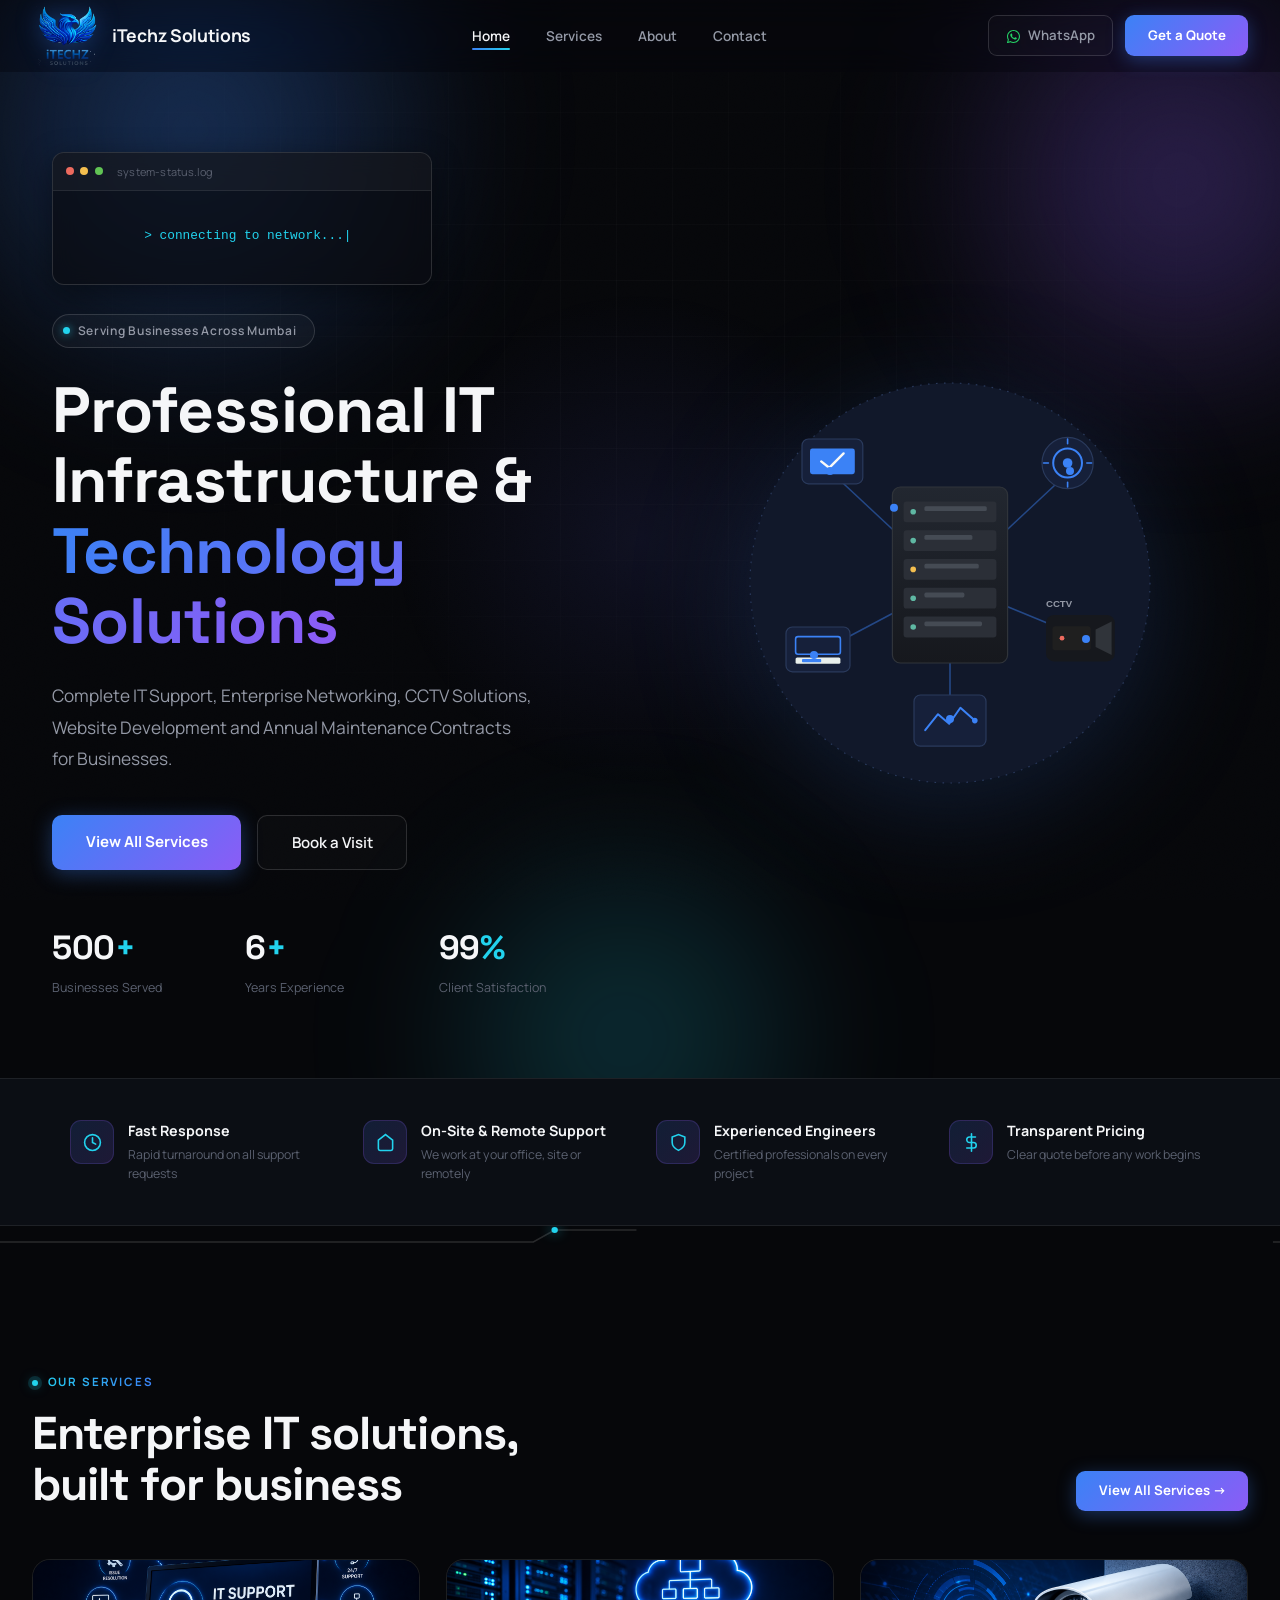
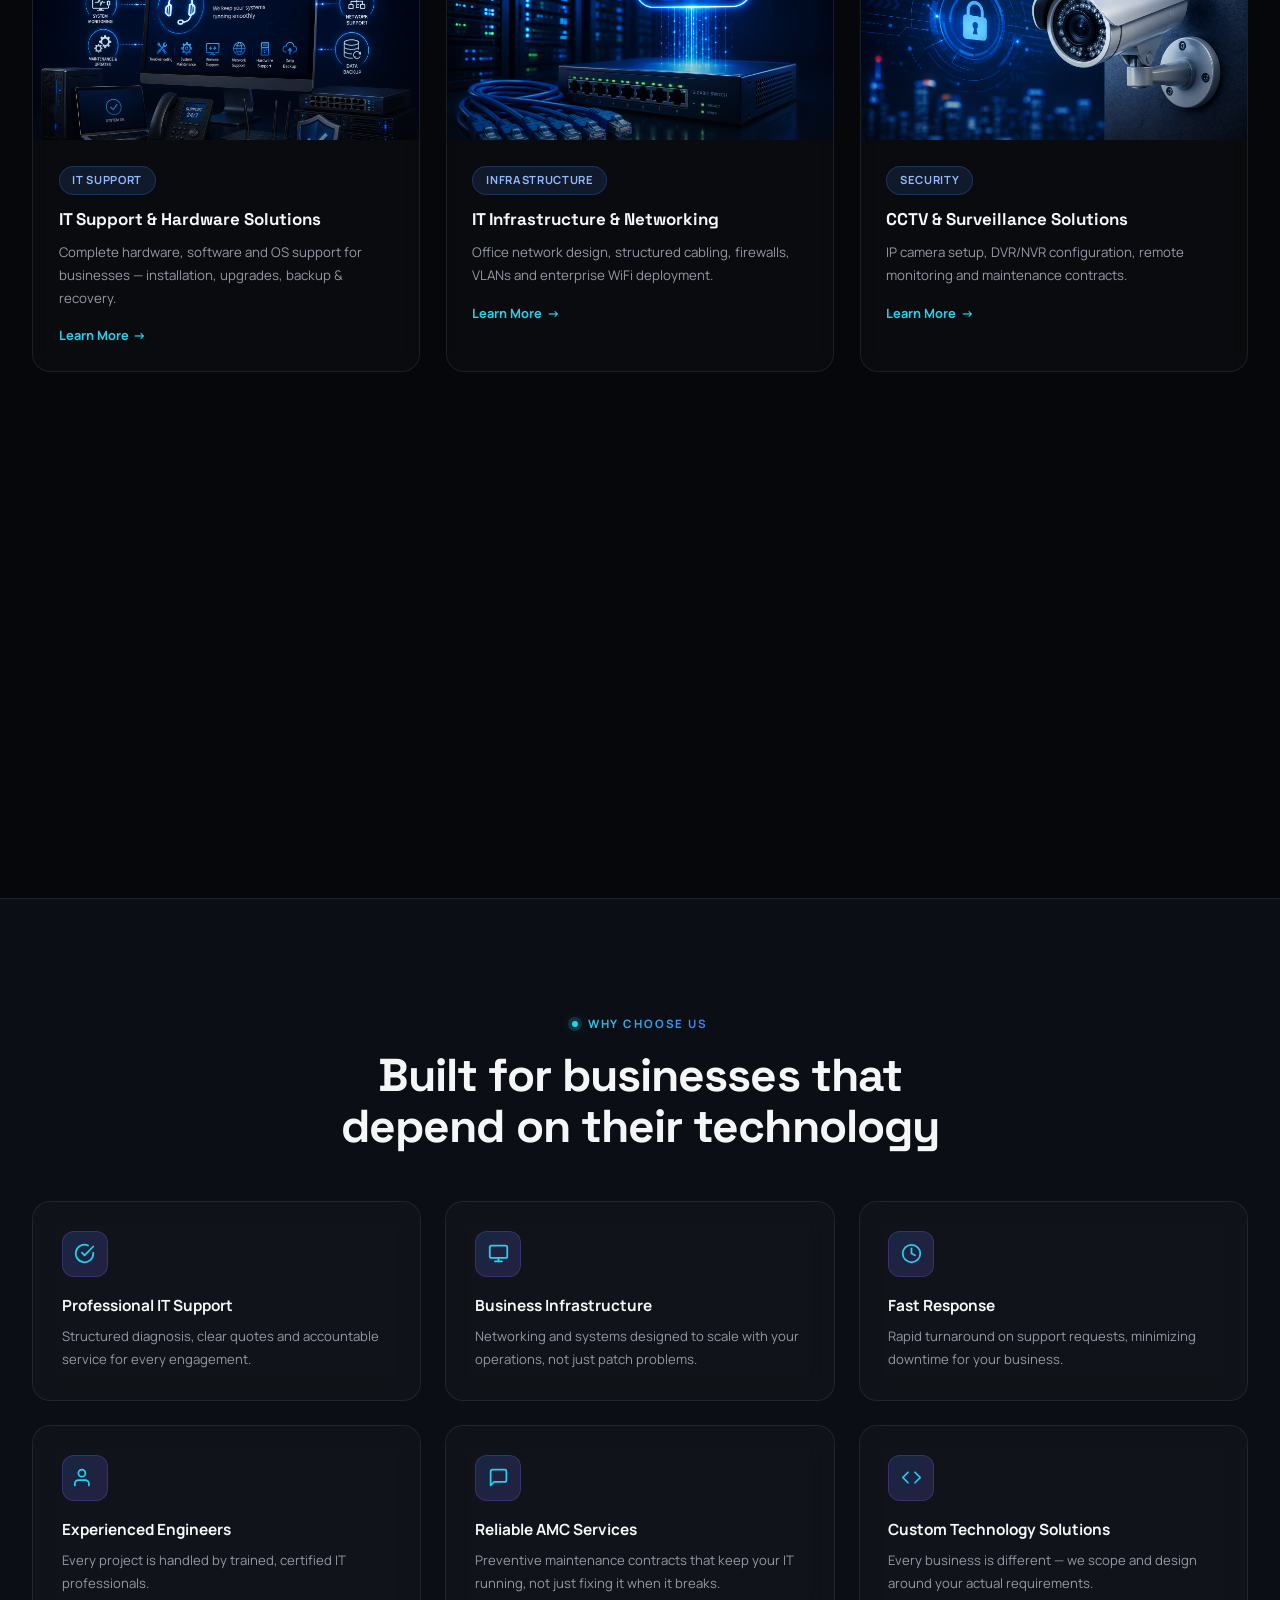
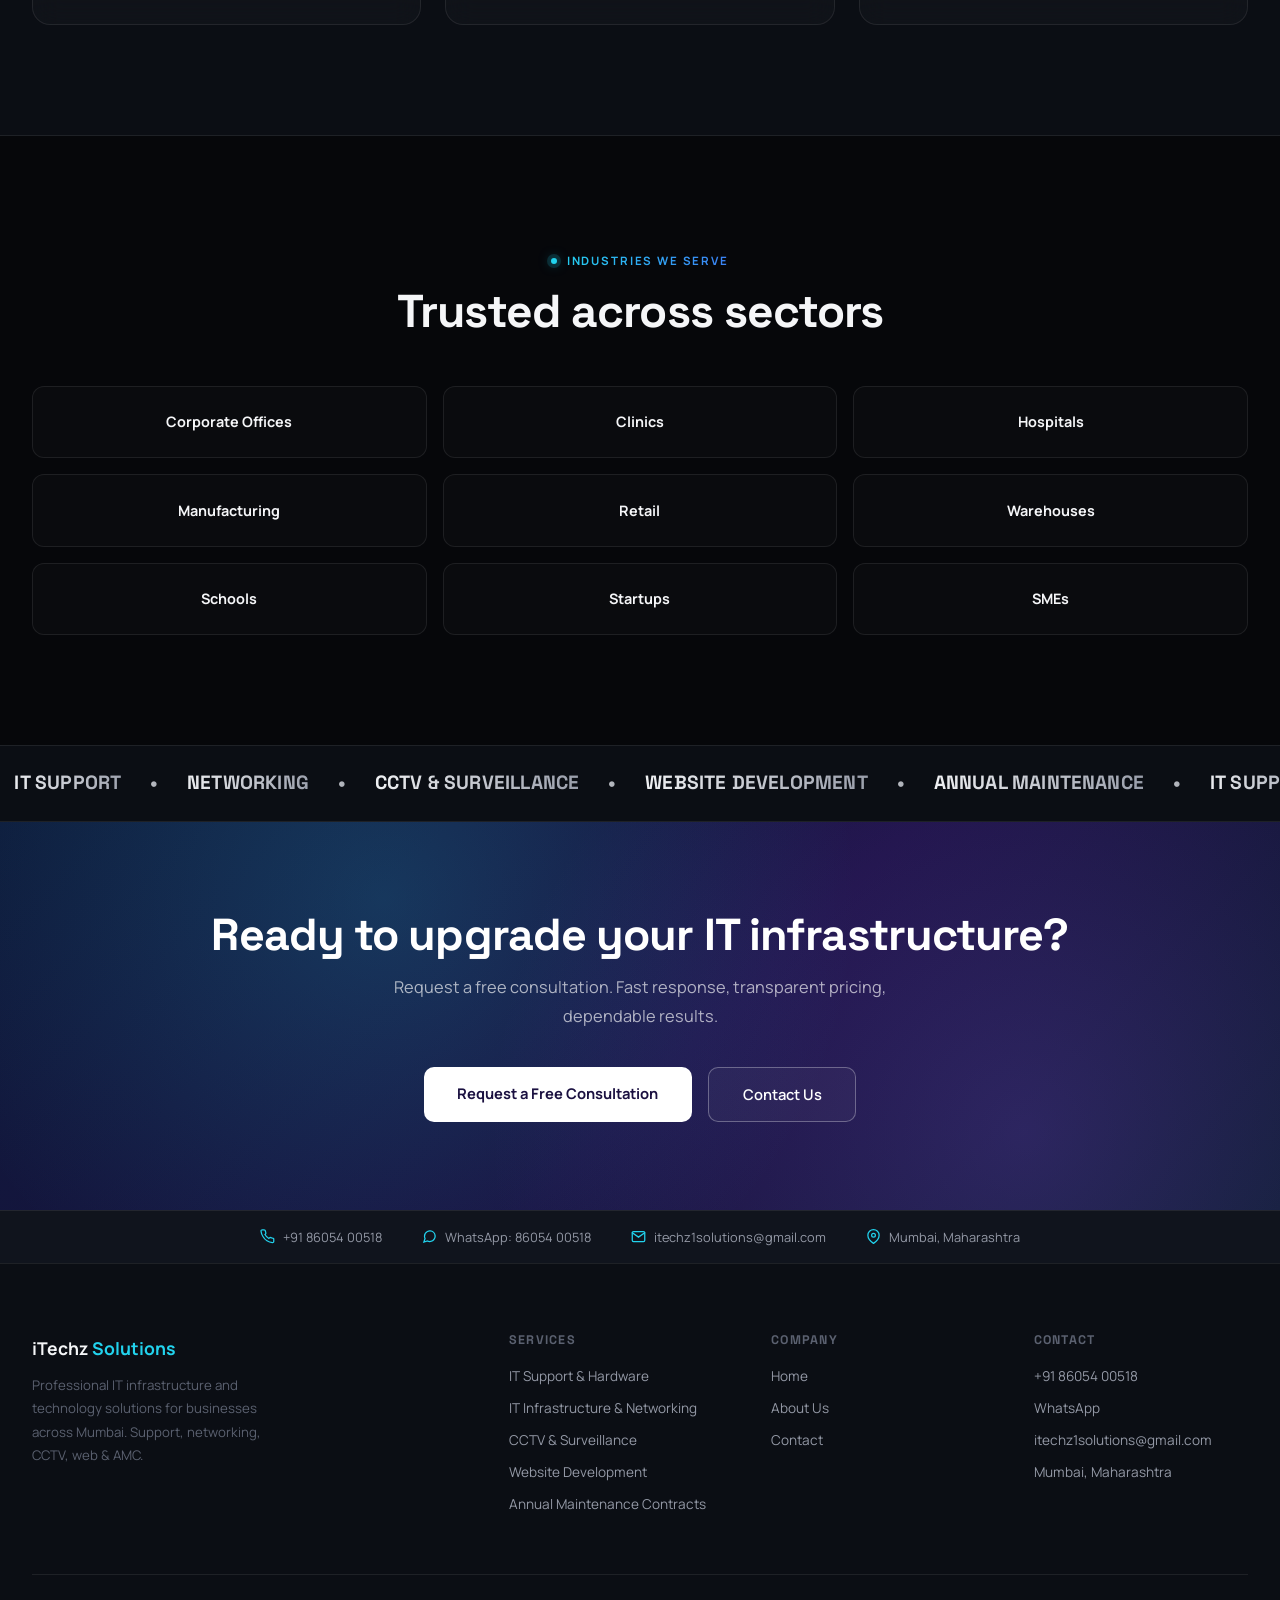
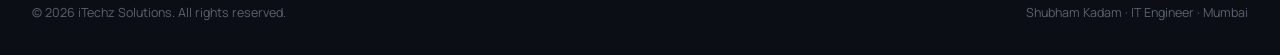
<file: index.html>
<!DOCTYPE html>
<html lang="en">
<head>
<meta charset="UTF-8"/>
<meta name="viewport" content="width=device-width,initial-scale=1"/>
<title>iTechz Solutions — IT Infrastructure & Technology Solutions for Business</title>
<meta name="description" content="Professional IT support, enterprise networking, CCTV solutions, website development and Annual Maintenance Contracts for businesses across Mumbai."/>
<link rel="preconnect" href="https://fonts.googleapis.com"/>
<link href="https://fonts.googleapis.com/css2?family=Manrope:wght@400;500;600;700;800&family=Space+Grotesk:wght@500;600;700&display=swap" rel="stylesheet"/>
<link rel="stylesheet" href="style.css"/>
<style>
/* ── HERO ── */
.hero {
  padding-top: 72px;
  background: var(--bg);
  min-height: 92vh;
  display: flex; align-items: center;
  position: relative; overflow: hidden;
}
.hero-mesh {
  position: absolute; inset: 0; z-index: 0; pointer-events: none;
  overflow: hidden;
}
.mesh-blob {
  position: absolute; border-radius: 50%; filter: blur(60px);
  will-change: transform;
}
.mesh-blob.b1 {
  width: 620px; height: 620px; top: -180px; left: -120px;
  background: radial-gradient(circle, rgba(59,130,246,.35) 0%, transparent 70%);
  animation: driftA 22s ease-in-out infinite;
}
.mesh-blob.b2 {
  width: 560px; height: 560px; top: -100px; right: -180px;
  background: radial-gradient(circle, rgba(139,92,246,.32) 0%, transparent 70%);
  animation: driftB 26s ease-in-out infinite;
}
.mesh-blob.b3 {
  width: 480px; height: 480px; bottom: -200px; left: 30%;
  background: radial-gradient(circle, rgba(34,211,238,.22) 0%, transparent 70%);
  animation: driftC 30s ease-in-out infinite;
}
@keyframes driftA { 0%,100%{transform:translate(0,0)} 50%{transform:translate(60px,40px)} }
@keyframes driftB { 0%,100%{transform:translate(0,0)} 50%{transform:translate(-50px,50px)} }
@keyframes driftC { 0%,100%{transform:translate(0,0)} 50%{transform:translate(40px,-30px)} }
.hero-mouse-glow {
  position: absolute; left: var(--mx); top: var(--my); width: 500px; height: 500px;
  border-radius: 50%; transform: translate(-50%,-50%);
  background: radial-gradient(circle, rgba(99,102,241,.10) 0%, transparent 70%);
  pointer-events: none; z-index: 1; transition: left .25s ease-out, top .25s ease-out;
}
.hero-grid-bg {
  position: absolute; inset: 0; z-index: 1;
  background-image:
    linear-gradient(rgba(255,255,255,.025) 1px, transparent 1px),
    linear-gradient(90deg, rgba(255,255,255,.025) 1px, transparent 1px);
  background-size: 56px 56px;
  mask-image: radial-gradient(ellipse 70% 60% at 50% 30%, black, transparent 85%);
}
.hero-inner {
  position: relative; z-index: 2;
  max-width: 1240px; margin: 0 auto; padding: 5rem 2rem;
  display: grid; grid-template-columns: 1fr 1fr; gap: 4rem; align-items: center;
}
@media(max-width:820px){.hero-inner{grid-template-columns:1fr;text-align:center}}

.marquee-wrap {
  background: var(--bg2); overflow: hidden; padding: 1.4rem 0;
  border-top: 1px solid var(--line); border-bottom: 1px solid var(--line);
  position: relative; z-index: 1;
}
.marquee-track {
  display: flex; align-items: center; white-space: nowrap;
  width: max-content;
  animation: marqueeScroll 28s linear infinite;
}
.marquee-track span {
  font-family: var(--serif); font-size: 1.2rem; font-weight: 700;
  background: linear-gradient(90deg, var(--text), var(--text2));
  -webkit-background-clip: text; background-clip: text; -webkit-text-fill-color: transparent;
  padding: 0 .9rem; letter-spacing: .01em;
}
.marquee-track .marquee-dot { color: var(--cyan); opacity: .9; padding: 0 .9rem; }
@keyframes marqueeScroll { from { transform: translateX(0); } to { transform: translateX(-50%); } }
@media (prefers-reduced-motion: reduce) { .marquee-track { animation: none; } }

.hero-terminal {
  background: rgba(10,12,18,.7); border: 1px solid var(--line-strong); border-radius: 12px; overflow: hidden;
  max-width: 380px; margin-bottom: 1.8rem;
  box-shadow: var(--shadow-md);
  backdrop-filter: blur(12px);
  animation: fadeUp .7s 0s both;
}
.hero-terminal-bar {
  display: flex; align-items: center; gap: .4rem;
  padding: .6rem .8rem; background: rgba(255,255,255,.03);
  border-bottom: 1px solid var(--line);
}
.hero-terminal-bar .dot { width: 8px; height: 8px; border-radius: 50%; }
.dot.red { background: #ec6a5e; } .dot.yellow { background: #f4bf4f; } .dot.green { background: #61c454; }
.hero-terminal-label { margin-left: .5rem; font-size: .68rem; color: var(--text3); font-family: var(--sans); letter-spacing: .02em; }
.hero-terminal-body {
  padding: .95rem .9rem 1.05rem; min-height: 20px;
  font-family: 'Courier New', monospace; font-size: .8rem;
  color: var(--cyan); white-space: pre;
}
.term-cursor { animation: blink 1s steps(1) infinite; color: var(--cyan); }

.hero-eyebrow {
  display: inline-flex; align-items: center; gap: .5rem;
  background: rgba(255,255,255,.03); border: 1px solid var(--line-strong);
  border-radius: 999px; padding: .4rem 1.1rem .4rem .6rem;
  font-size: .75rem; font-weight: 600; color: var(--text2);
  letter-spacing: .06em; margin-bottom: 1.7rem;
  animation: fadeUp .7s .1s both;
}
.hero-eyebrow-dot {
  width: 7px; height: 7px; background: var(--cyan); border-radius: 50%;
  box-shadow: 0 0 8px rgba(34,211,238,.7);
  animation: blink 2s infinite;
}
@keyframes blink{0%,100%{opacity:1}50%{opacity:.3}}
.hero h1 {
  font-family: var(--serif);
  font-size: clamp(2.5rem, 5vw, 4rem);
  font-weight: 700; color: var(--text); letter-spacing: -.01em;
  line-height: 1.1; margin-bottom: 1.5rem;
  animation: fadeUp .8s .15s both;
}
.hero h1 .grad-text {
  background: linear-gradient(120deg, var(--blue), var(--purple) 50%, var(--cyan));
  -webkit-background-clip: text; background-clip: text; -webkit-text-fill-color: transparent;
  background-size: 200% auto;
  animation: gradShift 6s ease-in-out infinite;
}
@keyframes gradShift { 0%,100%{background-position:0% 50%} 50%{background-position:100% 50%} }
.hero-sub {
  font-size: 1.08rem; color: var(--text2);
  line-height: 1.8; max-width: 480px; margin-bottom: 2.6rem;
  animation: fadeUp .8s .3s both;
}
@media(max-width:820px){.hero-sub{margin-inline:auto}}
.hero-actions { display: flex; gap: 1rem; flex-wrap: wrap; animation: fadeUp .8s .45s both; }
@media(max-width:820px){.hero-actions{justify-content:center}}
.hero-btn-primary {
  position: relative; overflow: hidden;
  padding: .9rem 2.1rem; color: #fff;
  background: linear-gradient(135deg, var(--blue), var(--purple));
  border: none; border-radius: var(--radius); font-size: .94rem; font-weight: 700;
  font-family: var(--sans); cursor: pointer; text-decoration: none;
  box-shadow: 0 4px 20px rgba(59,130,246,.35);
  transition: box-shadow .3s, transform .2s;
  display: inline-block;
}
.hero-btn-primary:hover { box-shadow: 0 10px 32px rgba(139,92,246,.5); transform: translateY(-3px); }
.hero-btn-outline {
  padding: .9rem 2.1rem; background: rgba(255,255,255,.02); color: var(--text);
  border: 1px solid var(--line-strong); border-radius: var(--radius);
  font-size: .94rem; font-weight: 600; font-family: var(--sans); cursor: pointer;
  transition: border-color .25s, background .25s, transform .2s;
  text-decoration: none; display: inline-block;
}
.hero-btn-outline:hover { border-color: var(--cyan); background: rgba(34,211,238,.06); transform: translateY(-3px); }
.hero-stats {
  display: grid; grid-template-columns: repeat(3, 1fr);
  gap: 1.5rem; margin-top: 3.2rem;
  animation: fadeUp .8s .6s both;
}
@media(max-width:820px){.hero-stats{max-width:400px;margin-inline:auto}}
.hero-stat-num { font-size: 2.1rem; font-weight: 700; color: var(--text); letter-spacing: -.5px; font-family: var(--serif); }
.hero-stat-num span { color: var(--cyan); }
.hero-stat-lbl { font-size: .78rem; color: var(--text3); margin-top: .15rem; }

/* Hero right — illustration with float + parallax */
.hero-right {
  display: flex; align-items: center; justify-content: center;
  animation: fadeUp .8s .35s both;
  perspective: 1000px;
}
.hero-illustration {
  width: 100%; max-width: 480px;
  animation: floatY 6s ease-in-out infinite;
  filter: drop-shadow(0 20px 60px rgba(59,130,246,.18));
  transition: transform .3s ease-out;
}
@keyframes floatY { 0%,100%{transform:translateY(0)} 50%{transform:translateY(-14px)} }
@media(max-width:820px){.hero-right{max-width:420px;margin-inline:auto;margin-top:1rem}}

/* ── TRUST BAR ── */
.trust-bar {
  background: var(--bg2); border-top: 1px solid var(--line); border-bottom: 1px solid var(--line);
  padding: 2.6rem 2rem; position: relative; z-index: 1;
}
.trust-bar-inner { max-width: 1140px; margin: 0 auto; display: grid; grid-template-columns: repeat(4,1fr); gap: 2rem; }
@media(max-width:720px){.trust-bar-inner{grid-template-columns:repeat(2,1fr)}}
.trust-item { display: flex; align-items: flex-start; gap: .9rem; }
.trust-icon {
  width: 44px; height: 44px; border-radius: 11px;
  background: linear-gradient(135deg, rgba(59,130,246,.15), rgba(139,92,246,.15));
  border: 1px solid rgba(139,92,246,.2);
  display: grid; place-items: center; flex-shrink: 0;
  transition: transform .3s;
}
.trust-item:hover .trust-icon { transform: scale(1.1) rotate(-4deg); }
.trust-icon svg { width: 19px; height: 19px; stroke: var(--cyan); fill: none; stroke-width: 2; stroke-linecap: round; }
.trust-title { font-size: .89rem; font-weight: 700; color: var(--text); margin-bottom: .2rem; }
.trust-sub { font-size: .77rem; color: var(--text3); line-height: 1.5; }

/* ── SERVICES OVERVIEW ── */
.services-grid { display: grid; grid-template-columns: repeat(3,1fr); gap: 1.6rem; }
@media(max-width:900px){.services-grid{grid-template-columns:repeat(2,1fr)}}
@media(max-width:560px){.services-grid{grid-template-columns:1fr}}
.svc-card {
  background: rgba(255,255,255,.02); border: 1px solid var(--line);
  border-radius: var(--radius-lg); overflow: hidden;
  backdrop-filter: blur(10px);
  transition: border-color .3s, box-shadow .4s, transform .4s;
  text-decoration: none; color: inherit; display: block;
  position: relative;
}
.svc-card:hover { border-color: rgba(59,130,246,.45); box-shadow: var(--shadow-glow-blue); transform: translateY(-6px); }
.svc-img-wrap { overflow: hidden; position: relative; }
.svc-img-wrap::after {
  content: ''; position: absolute; inset: 0;
  background: linear-gradient(180deg, transparent 40%, rgba(6,7,10,.5));
}
.svc-img { width: 100%; height: 180px; object-fit: cover; display: block; transition: transform .5s; }
.svc-card:hover .svc-img { transform: scale(1.06); }
.svc-body { padding: 1.6rem; }
.svc-chip { margin-bottom: .7rem; }
.svc-title { font-size: 1.06rem; font-weight: 700; color: var(--text); margin-bottom: .5rem; font-family: var(--serif); }
.svc-desc { font-size: .83rem; color: var(--text2); line-height: 1.7; margin-bottom: 1rem; }
.svc-link { font-size: .8rem; font-weight: 700; color: var(--cyan); display: flex; align-items: center; gap: .3rem; }
.svc-link::after { content: '→'; transition: transform .25s; }
.svc-card:hover .svc-link::after { transform: translateX(5px); }

/* ── CTA BANNER ── */
.cta-banner {
  background: linear-gradient(135deg, #0e1a3a 0%, #1a1040 55%, #0c1b2e 100%);
  padding: 5.5rem 2rem; text-align: center;
  position: relative; overflow: hidden;
}
.cta-banner::before {
  content: ''; position: absolute; inset: 0;
  background: radial-gradient(circle at 30% 20%, rgba(34,211,238,.18) 0%, transparent 50%),
              radial-gradient(circle at 80% 80%, rgba(139,92,246,.22) 0%, transparent 50%);
}
.cta-banner h2 { position: relative; font-size: clamp(1.9rem,3.5vw,2.9rem); font-weight: 700; color: #fff; margin-bottom: .8rem; letter-spacing:-.02em; }
.cta-banner p { position: relative; font-size: 1.02rem; color: rgba(255,255,255,.65); max-width: 500px; margin: 0 auto 2.3rem; line-height: 1.75; }
.cta-banner-btns { position: relative; display: flex; gap: 1rem; justify-content: center; flex-wrap: wrap; }
.btn-white {
  padding: .9rem 2.1rem; background: #fff; color: #1a1040;
  border: none; border-radius: 10px; font-size: .92rem; font-weight: 700;
  font-family: var(--sans); cursor: pointer; text-decoration: none;
  display: inline-block;
  transition: box-shadow .3s, transform .2s;
}
.btn-white:hover { box-shadow: 0 8px 28px rgba(255,255,255,.25); transform: translateY(-3px); }
.btn-white-outline {
  padding: .9rem 2.1rem; background: rgba(255,255,255,.04); color: #fff;
  border: 1px solid rgba(255,255,255,.3); border-radius: 10px;
  font-size: .92rem; font-weight: 600; font-family: var(--sans); cursor: pointer;
  text-decoration: none; display: inline-block;
  transition: border-color .25s, background .25s, transform .2s;
}
.btn-white-outline:hover { border-color: rgba(255,255,255,.7); background: rgba(255,255,255,.1); transform: translateY(-3px); }
</style>
</head>
<body>
<!-- NAV injected by JS -->

<!-- HERO -->
<section class="hero" id="heroSection">
  <div class="hero-mesh">
    <div class="mesh-blob b1"></div>
    <div class="mesh-blob b2"></div>
    <div class="mesh-blob b3"></div>
  </div>
  <div class="hero-mouse-glow" id="heroMouseGlow"></div>
  <div class="hero-grid-bg"></div>
  <div class="hero-inner">
    <div class="hero-left">
      <div class="hero-terminal">
        <div class="hero-terminal-bar">
          <span class="dot red"></span><span class="dot yellow"></span><span class="dot green"></span>
          <span class="hero-terminal-label">system-status.log</span>
        </div>
        <div class="hero-terminal-body">
          <span class="term-line" id="termLine"></span><span class="term-cursor">|</span>
        </div>
      </div>
      <div class="hero-eyebrow">
        <span class="hero-eyebrow-dot"></span>
        Serving Businesses Across Mumbai
      </div>
      <h1>Professional IT Infrastructure & <span class="grad-text">Technology Solutions</span></h1>
      <p class="hero-sub">Complete IT Support, Enterprise Networking, CCTV Solutions, Website Development and Annual Maintenance Contracts for Businesses.</p>
      <div class="hero-actions">
        <a class="hero-btn-primary" href="services.html">View All Services</a>
        <a class="hero-btn-outline" href="contact.html">Book a Visit</a>
      </div>
      <div class="hero-stats">
        <div class="hero-stat">
          <div class="hero-stat-num">500<span>+</span></div>
          <div class="hero-stat-lbl">Businesses Served</div>
        </div>
        <div class="hero-stat">
          <div class="hero-stat-num">6<span>+</span></div>
          <div class="hero-stat-lbl">Years Experience</div>
        </div>
        <div class="hero-stat">
          <div class="hero-stat-num">99<span>%</span></div>
          <div class="hero-stat-lbl">Client Satisfaction</div>
        </div>
      </div>
    </div>
    <div class="hero-right">
      <img class="hero-illustration" src="assets/hero-illustration.svg" alt="Illustration of connected office network infrastructure with server, CCTV, and monitoring devices"/>
    </div>
  </div>
</section>

<!-- TRUST BAR -->
<div class="trust-bar">
  <div class="trust-bar-inner">
    <div class="trust-item reveal">
      <div class="trust-icon"><svg viewBox="0 0 24 24"><circle cx="12" cy="12" r="10"/><polyline points="12 6 12 12 16 14"/></svg></div>
      <div>
        <div class="trust-title">Fast Response</div>
        <div class="trust-sub">Rapid turnaround on all support requests</div>
      </div>
    </div>
    <div class="trust-item reveal">
      <div class="trust-icon"><svg viewBox="0 0 24 24"><path d="M3 9l9-7 9 7v11a2 2 0 0 1-2 2H5a2 2 0 0 1-2-2z"/></svg></div>
      <div>
        <div class="trust-title">On-Site & Remote Support</div>
        <div class="trust-sub">We work at your office, site or remotely</div>
      </div>
    </div>
    <div class="trust-item reveal">
      <div class="trust-icon"><svg viewBox="0 0 24 24"><path d="M12 22s8-4 8-10V5l-8-3-8 3v7c0 6 8 10 8 10z"/></svg></div>
      <div>
        <div class="trust-title">Experienced Engineers</div>
        <div class="trust-sub">Certified professionals on every project</div>
      </div>
    </div>
    <div class="trust-item reveal">
      <div class="trust-icon"><svg viewBox="0 0 24 24"><line x1="12" y1="1" x2="12" y2="23"/><path d="M17 5H9.5a3.5 3.5 0 0 0 0 7h5a3.5 3.5 0 0 1 0 7H6"/></svg></div>
      <div>
        <div class="trust-title">Transparent Pricing</div>
        <div class="trust-sub">Clear quote before any work begins</div>
      </div>
    </div>
  </div>
</div>

<!-- SERVICES OVERVIEW -->
<div class="connect-divider reveal-line">
  <svg viewBox="0 0 1200 32" preserveAspectRatio="none">
    <path d="M0,16 L500,16 L520,4 L680,4 L700,16 L1200,16"/>
    <circle cx="520" cy="4" r="3"/>
  </svg>
</div>
<section class="section" style="background:var(--bg)">
  <div class="container">
    <div style="display:flex;justify-content:space-between;align-items:flex-end;flex-wrap:wrap;gap:1.5rem;margin-bottom:3rem">
      <div class="reveal">
        <span class="eyebrow">Our Services</span>
        <h2 class="section-title" style="margin-bottom:0">Enterprise IT solutions,<br>built for business</h2>
      </div>
      <a class="btn-primary reveal" href="services.html" style="flex-shrink:0">View All Services →</a>
    </div>
    <div class="services-grid">
      <a class="svc-card reveal" href="services.html#it-support">
        <div class="svc-img-wrap"><img class="svc-img" src="laptop Repair.png" alt="IT support and hardware solutions"/></div>
        <div class="svc-body">
          <div class="svc-chip"><span class="chip">IT Support</span></div>
          <div class="svc-title">IT Support & Hardware Solutions</div>
          <p class="svc-desc">Complete hardware, software and OS support for businesses — installation, upgrades, backup & recovery.</p>
          <div class="svc-link">Learn More</div>
        </div>
      </a>
      <a class="svc-card reveal" href="services.html#infrastructure">
        <div class="svc-img-wrap"><img class="svc-img" src="networking.png" alt="IT infrastructure and networking"/></div>
        <div class="svc-body">
          <div class="svc-chip"><span class="chip">Infrastructure</span></div>
          <div class="svc-title">IT Infrastructure & Networking</div>
          <p class="svc-desc">Office network design, structured cabling, firewalls, VLANs and enterprise WiFi deployment.</p>
          <div class="svc-link">Learn More</div>
        </div>
      </a>
      <a class="svc-card reveal" href="services.html#cctv">
        <div class="svc-img-wrap"><img class="svc-img" src="cctv.png" alt="CCTV and surveillance solutions"/></div>
        <div class="svc-body">
          <div class="svc-chip"><span class="chip">Security</span></div>
          <div class="svc-title">CCTV & Surveillance Solutions</div>
          <p class="svc-desc">IP camera setup, DVR/NVR configuration, remote monitoring and maintenance contracts.</p>
          <div class="svc-link">Learn More</div>
        </div>
      </a>
      <a class="svc-card reveal" href="services.html#web">
        <div class="svc-img-wrap"><img class="svc-img" src="software.png" alt="Website development and management"/></div>
        <div class="svc-body">
          <div class="svc-chip"><span class="chip">Web</span></div>
          <div class="svc-title">Website Development & Management</div>
          <p class="svc-desc">Corporate websites, redesigns, hosting, business email setup and SSL — built and maintained.</p>
          <div class="svc-link">Learn More</div>
        </div>
      </a>
      <a class="svc-card reveal" href="services.html#amc">
        <div class="svc-img-wrap"><img class="svc-img" src="Desktop Repair.png" alt="Annual maintenance contracts"/></div>
        <div class="svc-body">
          <div class="svc-chip"><span class="chip">AMC</span></div>
          <div class="svc-title">Annual Maintenance Contracts</div>
          <p class="svc-desc">IT, network and CCTV AMCs with preventive maintenance and dedicated technical support.</p>
          <div class="svc-link">Learn More</div>
        </div>
      </a>
    </div>
  </div>
</section>

<!-- WHY CHOOSE US -->
<section class="section" style="background:var(--bg2);border-top:1px solid var(--line);border-bottom:1px solid var(--line)">
  <div class="container">
    <div class="reveal" style="text-align:center;margin-bottom:3rem;max-width:640px;margin-inline:auto">
      <span class="eyebrow">Why Choose Us</span>
      <h2 class="section-title">Built for businesses that depend on their technology</h2>
    </div>
    <div class="values-grid">
      <div class="value-card reveal">
        <div class="value-icon"><svg viewBox="0 0 24 24"><path d="M22 11.08V12a10 10 0 1 1-5.93-9.14"/><polyline points="22 4 12 14.01 9 11.01"/></svg></div>
        <div class="value-title">Professional IT Support</div>
        <p class="value-desc">Structured diagnosis, clear quotes and accountable service for every engagement.</p>
      </div>
      <div class="value-card reveal">
        <div class="value-icon"><svg viewBox="0 0 24 24"><rect x="2" y="3" width="20" height="14" rx="2"/><line x1="8" y1="21" x2="16" y2="21"/><line x1="12" y1="17" x2="12" y2="21"/></svg></div>
        <div class="value-title">Business Infrastructure</div>
        <p class="value-desc">Networking and systems designed to scale with your operations, not just patch problems.</p>
      </div>
      <div class="value-card reveal">
        <div class="value-icon"><svg viewBox="0 0 24 24"><circle cx="12" cy="12" r="10"/><polyline points="12 6 12 12 16 14"/></svg></div>
        <div class="value-title">Fast Response</div>
        <p class="value-desc">Rapid turnaround on support requests, minimizing downtime for your business.</p>
      </div>
      <div class="value-card reveal">
        <div class="value-icon"><svg viewBox="0 0 24 24"><path d="M17 21v-2a4 4 0 0 0-4-4H5a4 4 0 0 0-4 4v2"/><circle cx="9" cy="7" r="4"/></svg></div>
        <div class="value-title">Experienced Engineers</div>
        <p class="value-desc">Every project is handled by trained, certified IT professionals.</p>
      </div>
      <div class="value-card reveal">
        <div class="value-icon"><svg viewBox="0 0 24 24"><path d="M21 15a2 2 0 0 1-2 2H7l-4 4V5a2 2 0 0 1 2-2h14a2 2 0 0 1 2 2z"/></svg></div>
        <div class="value-title">Reliable AMC Services</div>
        <p class="value-desc">Preventive maintenance contracts that keep your IT running, not just fixing it when it breaks.</p>
      </div>
      <div class="value-card reveal">
        <div class="value-icon"><svg viewBox="0 0 24 24"><polyline points="16 18 22 12 16 6"/><polyline points="8 6 2 12 8 18"/></svg></div>
        <div class="value-title">Custom Technology Solutions</div>
        <p class="value-desc">Every business is different — we scope and design around your actual requirements.</p>
      </div>
    </div>
  </div>
</section>

<!-- INDUSTRIES WE SERVE -->
<section class="section" style="background:var(--bg)">
  <div class="container">
    <div class="reveal" style="text-align:center;margin-bottom:3rem;max-width:640px;margin-inline:auto">
      <span class="eyebrow">Industries We Serve</span>
      <h2 class="section-title">Trusted across sectors</h2>
    </div>
    <div class="industries-grid">
      <div class="industry-card reveal"><span>Corporate Offices</span></div>
      <div class="industry-card reveal"><span>Clinics</span></div>
      <div class="industry-card reveal"><span>Hospitals</span></div>
      <div class="industry-card reveal"><span>Manufacturing</span></div>
      <div class="industry-card reveal"><span>Retail</span></div>
      <div class="industry-card reveal"><span>Warehouses</span></div>
      <div class="industry-card reveal"><span>Schools</span></div>
      <div class="industry-card reveal"><span>Startups</span></div>
      <div class="industry-card reveal"><span>SMEs</span></div>
    </div>
  </div>
</section>

<!-- MARQUEE TICKER -->
<div class="marquee-wrap">
  <div class="marquee-track">
    <span>IT SUPPORT</span><span class="marquee-dot">•</span>
    <span>NETWORKING</span><span class="marquee-dot">•</span>
    <span>CCTV & SURVEILLANCE</span><span class="marquee-dot">•</span>
    <span>WEBSITE DEVELOPMENT</span><span class="marquee-dot">•</span>
    <span>ANNUAL MAINTENANCE</span><span class="marquee-dot">•</span>
    <span>IT SUPPORT</span><span class="marquee-dot">•</span>
    <span>NETWORKING</span><span class="marquee-dot">•</span>
    <span>CCTV & SURVEILLANCE</span><span class="marquee-dot">•</span>
    <span>WEBSITE DEVELOPMENT</span><span class="marquee-dot">•</span>
    <span>ANNUAL MAINTENANCE</span><span class="marquee-dot">•</span>
  </div>
</div>

<!-- CTA BANNER -->
<div class="cta-banner">
  <div style="position:relative;z-index:1">
    <div class="reveal">
      <h2>Ready to upgrade your IT infrastructure?</h2>
      <p>Request a free consultation. Fast response, transparent pricing, dependable results.</p>
    </div>
    <div class="cta-banner-btns reveal">
      <a class="btn-white" href="contact.html">Request a Free Consultation</a>
      <a class="btn-white-outline" href="contact.html">Contact Us</a>
    </div>
  </div>
</div>

<!-- FOOTER injected by JS -->
<script src="shared.js"></script>
<script>initPage('index')</script>
<script>
// Mouse-reactive glow in hero (parallax light following cursor)
(function(){
  const hero = document.getElementById('heroSection');
  const glow = document.getElementById('heroMouseGlow');
  if (!hero || !glow) return;
  hero.addEventListener('mousemove', (e) => {
    const rect = hero.getBoundingClientRect();
    const x = ((e.clientX - rect.left) / rect.width) * 100;
    const y = ((e.clientY - rect.top) / rect.height) * 100;
    glow.style.left = x + '%';
    glow.style.top = y + '%';
  });
  // Subtle parallax tilt on the hero illustration
  const illo = document.querySelector('.hero-illustration');
  if (illo) {
    hero.addEventListener('mousemove', (e) => {
      const rect = hero.getBoundingClientRect();
      const px = (e.clientX - rect.left) / rect.width - 0.5;
      const py = (e.clientY - rect.top) / rect.height - 0.5;
      illo.style.transform = `rotateY(${px*6}deg) rotateX(${-py*6}deg)`;
    });
    hero.addEventListener('mouseleave', () => { illo.style.transform = ''; });
  }
})();
</script>
<script>
// Typed terminal status lines — cycles through infrastructure status messages
(function(){
  const lines = [
    '> connecting to network...',
    '> status: all systems operational',
    '> uptime: 99.9% this quarter',
    '> support: ready to respond'
  ];
  const el = document.getElementById('termLine');
  if (!el) return;
  let li = 0, ci = 0, deleting = false;
  function tick(){
    const current = lines[li];
    if (!deleting) {
      ci++;
      el.textContent = current.slice(0, ci);
      if (ci === current.length) { deleting = true; setTimeout(tick, 1800); return; }
      setTimeout(tick, 38);
    } else {
      ci--;
      el.textContent = current.slice(0, ci);
      if (ci === 0) { deleting = false; li = (li + 1) % lines.length; setTimeout(tick, 300); return; }
      setTimeout(tick, 18);
    }
  }
  tick();
})();
</script>
</body>
</html>
</file>
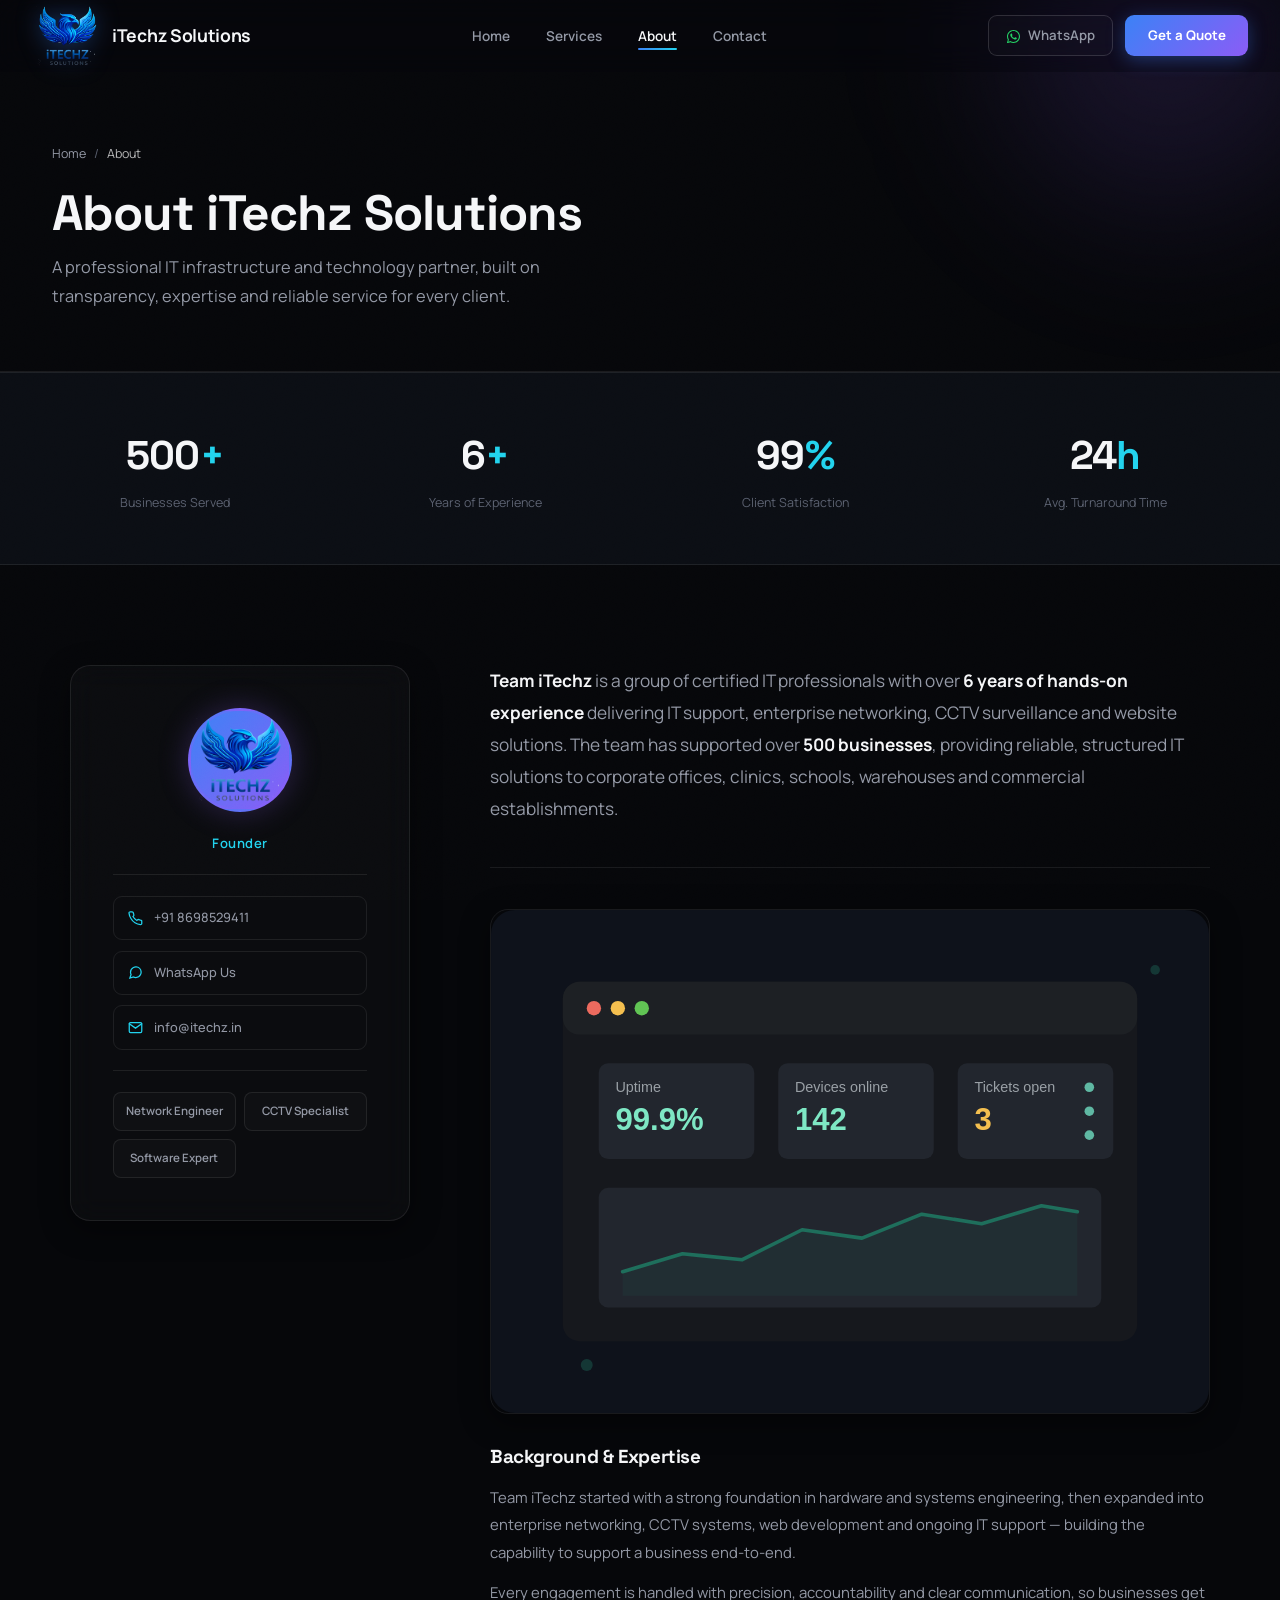
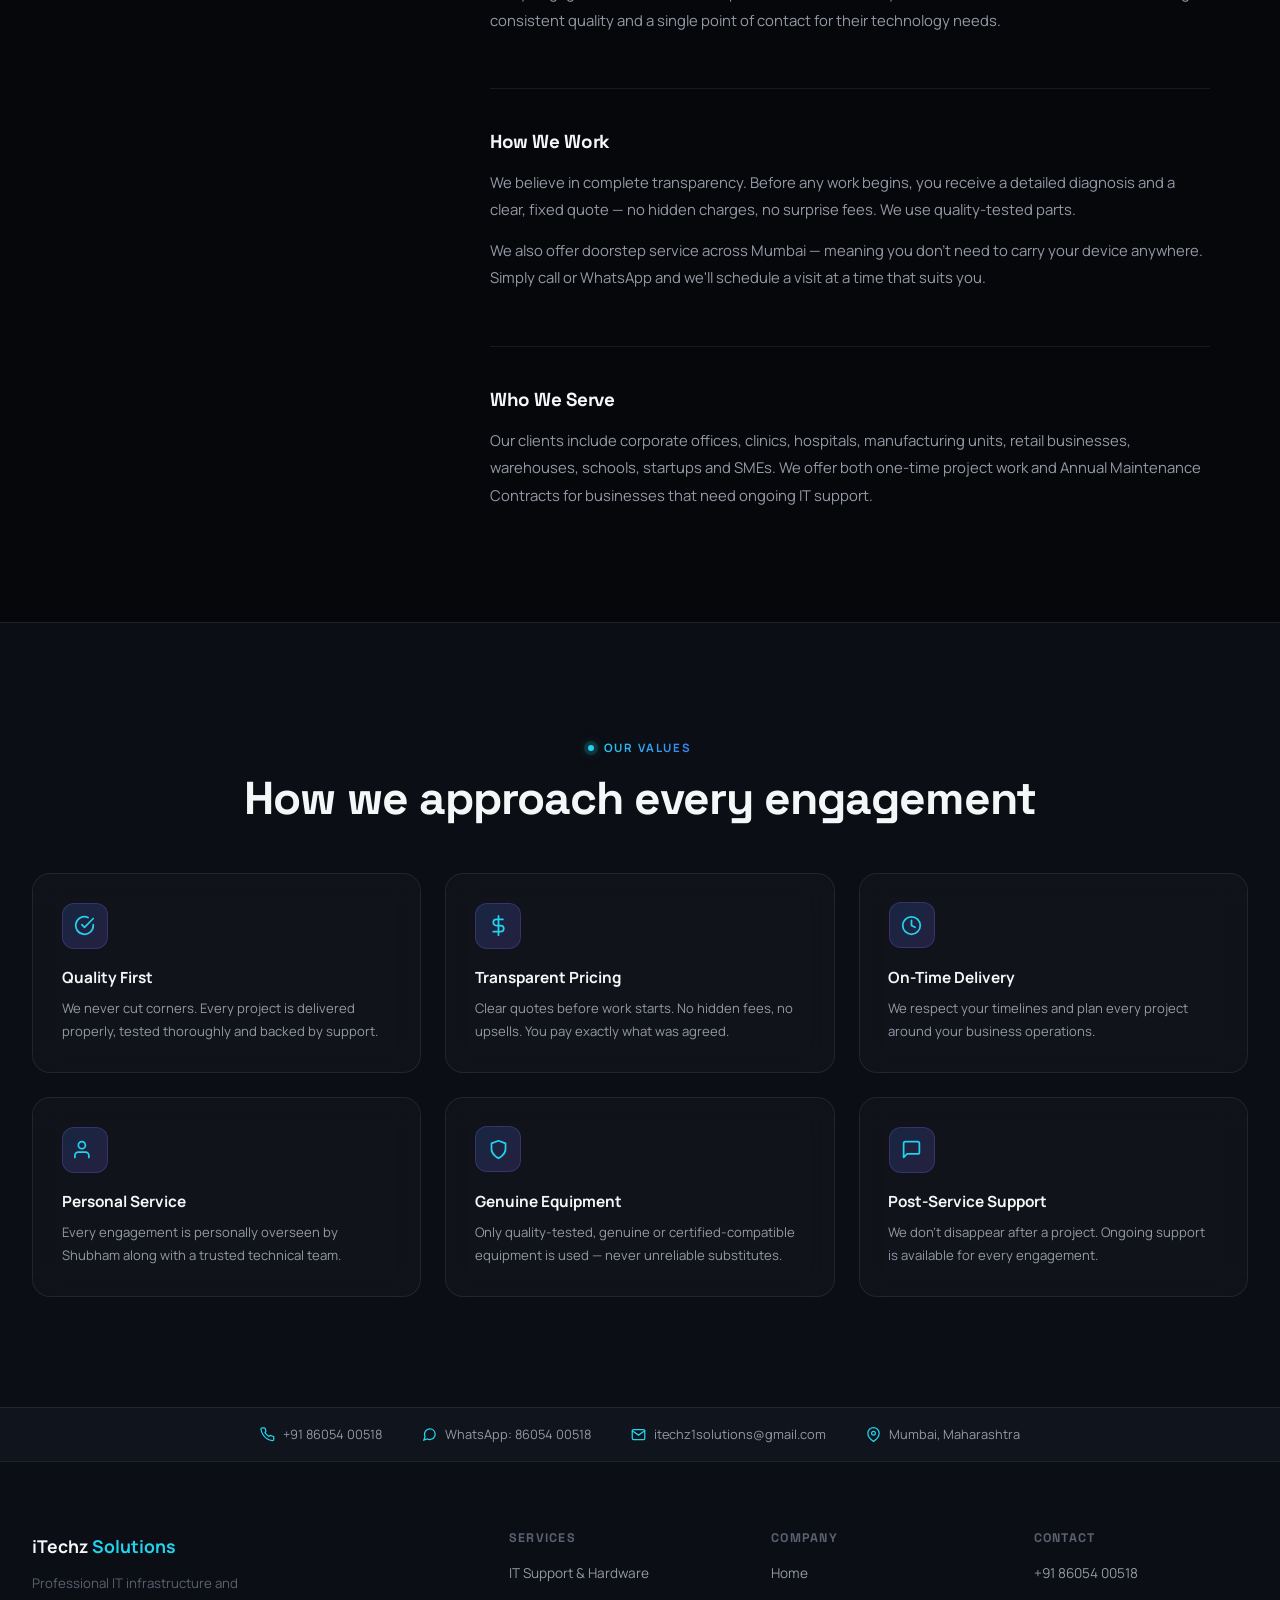
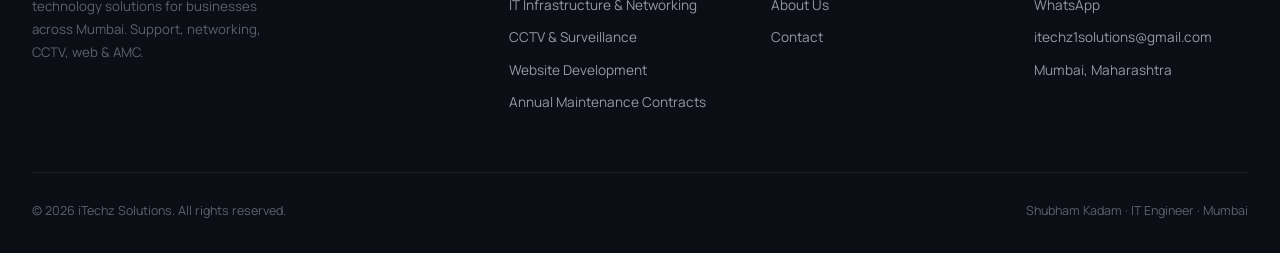
<file: about.html>
<!DOCTYPE html>
<html lang="en">
<head>
<meta charset="UTF-8"/>
<meta name="viewport" content="width=device-width,initial-scale=1"/>
<title>About — iTechz Solutions</title>
<meta name="description" content="iTechz Solutions is a professional IT infrastructure and technology partner for businesses, clinics, schools and commercial organizations."/>
<link rel="preconnect" href="https://fonts.googleapis.com"/>
<link href="https://fonts.googleapis.com/css2?family=Manrope:wght@400;500;600;700;800&family=Space+Grotesk:wght@500;600;700&display=swap" rel="stylesheet"/>
<link rel="stylesheet" href="style.css"/>
<style>
.page-hero { padding-top: 72px; background: var(--bg); border-bottom: 1px solid var(--line); position: relative; overflow: hidden; }
.page-hero::before {
  content: ''; position: absolute; top: -200px; right: -10%;
  width: 480px; height: 480px; border-radius: 50%; filter: blur(70px);
  background: radial-gradient(circle, rgba(139,92,246,.2) 0%, transparent 70%);
  pointer-events: none;
}
.page-hero-inner { position: relative; z-index: 1; max-width:1240px;margin:0 auto;padding:4.5rem 2rem 3.7rem; }
.breadcrumb{display:flex;align-items:center;gap:.5rem;font-size:.78rem;color:var(--text3);margin-bottom:1.3rem}
.breadcrumb a{color:var(--text2);text-decoration:none}
.breadcrumb a:hover{color:var(--cyan)}
.breadcrumb span{color:var(--text3)}
.page-hero h1{font-size:clamp(2.1rem,4vw,3.1rem);color:var(--text);font-weight:700;letter-spacing:-.02em;margin-bottom:.8rem}
.page-hero p{font-size:1.02rem;color:var(--text2);max-width:560px;line-height:1.8}

/* ENGINEER SECTION */
.engineer-section { padding: 100px 2rem; background: var(--bg); }
.engineer-inner {
  max-width: 1140px; margin: 0 auto;
  display: grid; grid-template-columns: 340px 1fr; gap: 5rem; align-items: start;
}
@media(max-width:840px){.engineer-inner{grid-template-columns:1fr}}

.profile-card {
  background: rgba(255,255,255,.025); border: 1px solid var(--line);
  border-radius: 20px; padding: 2.6rem; text-align: center;
  box-shadow: var(--shadow-md); position: sticky; top: 96px;
  backdrop-filter: blur(14px);
}
.profile-avatar {
  width: 104px; height: 104px; border-radius: 50%;
  background: linear-gradient(135deg, var(--blue), var(--purple)); color: #fff;
  font-size: 2.2rem; font-weight: 700;
  display: flex; align-items: center; justify-content: center;
  margin: 0 auto 1.3rem;
  border: 3px solid rgba(139,92,246,.25);
  box-shadow: 0 0 30px rgba(139,92,246,.25);
}
.profile-name { font-size: 1.42rem; font-weight: 700; color: var(--text); letter-spacing: -.02em; font-family: var(--serif); }
.profile-role { font-size: .82rem; color: var(--cyan); font-weight: 600; margin: .35rem 0 1.3rem; letter-spacing: .04em; }
.profile-divider { height: 1px; background: var(--line); margin: 1.3rem 0; }
.profile-contacts { display: flex; flex-direction: column; gap: .65rem; text-align: left; }
.profile-contact {
  display: flex; align-items: center; gap: .7rem;
  padding: .68rem .9rem; border: 1px solid var(--line); border-radius: 9px;
  text-decoration: none; transition: border-color .25s, background .25s;
}
.profile-contact:hover { border-color: rgba(34,211,238,.4); background: rgba(34,211,238,.06); }
.profile-contact svg { width: 15px; height: 15px; stroke: var(--cyan); fill: none; stroke-width: 2; stroke-linecap: round; flex-shrink: 0; }
.profile-contact span { font-size: .8rem; color: var(--text2); font-weight: 500; }
.cert-grid { display: grid; grid-template-columns: 1fr 1fr; gap: .5rem; margin-top: 1.3rem; }
.cert-item {
  background: rgba(255,255,255,.02); border: 1px solid var(--line);
  border-radius: 8px; padding: .58rem .7rem;
  font-size: .72rem; font-weight: 600; color: var(--text2); text-align: center;
}

/* RIGHT CONTENT */
.about-intro {
  font-size: 1.08rem; color: var(--text2); line-height: 1.85; margin-bottom: 2.6rem;
  padding-bottom: 2.6rem; border-bottom: 1px solid var(--line);
}
.about-intro strong { color: var(--text); font-weight: 700; }
.about-section { margin-bottom: 2.6rem; padding-bottom: 2.6rem; border-bottom: 1px solid var(--line); }
.about-section:last-child { border-bottom: none; padding-bottom: 0; margin-bottom: 0; }
.about-section h3 { font-size: 1.18rem; font-weight: 700; color: var(--text); margin-bottom: 1.05rem; }
.about-section p { font-size: .93rem; color: var(--text2); line-height: 1.85; margin-bottom: .8rem; }

/* STATS ROW */
.stats-row {
  display: grid; grid-template-columns: repeat(4,1fr); gap: 1.5rem;
  background: var(--bg2); border-top: 1px solid var(--line); border-bottom: 1px solid var(--line);
  padding: 3.2rem 2rem;
}
@media(max-width:640px){.stats-row{grid-template-columns:repeat(2,1fr)}}
.stat-item { text-align: center; }
.stat-num { font-size: 2.5rem; font-weight: 700; color: var(--text); letter-spacing: -.02em; font-family: var(--serif); }
.stat-num span { color: var(--cyan); }
.stat-label { font-size: .78rem; color: var(--text3); margin-top: .3rem; }
</style>
</head>
<body>

<div class="page-hero">
  <div class="page-hero-inner">
    <div class="breadcrumb">
      <a href="index.html">Home</a><span>/</span>
      <span style="color:rgba(255,255,255,.7)">About</span>
    </div>
    <h1>About iTechz Solutions</h1>
    <p>A professional IT infrastructure and technology partner, built on transparency, expertise and reliable service for every client.</p>
  </div>
</div>

<!-- STATS -->
<div class="stats-row">
  <div class="stat-item reveal">
    <div class="stat-num">500<span>+</span></div>
    <div class="stat-label">Businesses Served</div>
  </div>
  <div class="stat-item reveal">
    <div class="stat-num">6<span>+</span></div>
    <div class="stat-label">Years of Experience</div>
  </div>
  <div class="stat-item reveal">
    <div class="stat-num">99<span>%</span></div>
    <div class="stat-label">Client Satisfaction</div>
  </div>
  <div class="stat-item reveal">
    <div class="stat-num">24<span>h</span></div>
    <div class="stat-label">Avg. Turnaround Time</div>
  </div>
</div>

<!-- ENGINEER -->
<section class="engineer-section">
  <div class="engineer-inner">
    <div class="profile-card reveal">
      <div class="profile-avatar">
      <img src="Logo.png" alt="iTechz Logo">
      </div>
      <div class="profile-role">Founder</div>
      <div class="profile-divider"></div>
      <div class="profile-contacts">
        <a class="profile-contact" href="tel:+918698529411">
          <svg viewBox="0 0 24 24"><path d="M22 16.92v3a2 2 0 0 1-2.18 2 19.79 19.79 0 0 1-8.63-3.07A19.5 19.5 0 0 1 4.69 12a19.79 19.79 0 0 1-3.07-8.67A2 2 0 0 1 3.6 1.27h3a2 2 0 0 1 2 1.72c.127.96.361 1.903.7 2.81a2 2 0 0 1-.45 2.11L7.91 8.84a16 16 0 0 0 6.29 6.29l.92-.92a2 2 0 0 1 2.11-.45c.907.339 1.85.573 2.81.7A2 2 0 0 1 22 16.92z"/></svg>
          <span>+91 8698529411</span>
        </a>
        <a class="profile-contact" href="https://wa.me/918698529411" target="_blank">
          <svg viewBox="0 0 24 24"><path d="M21 11.5a8.38 8.38 0 0 1-.9 3.8 8.5 8.5 0 0 1-7.6 4.7 8.38 8.38 0 0 1-3.8-.9L3 21l1.9-5.7a8.38 8.38 0 0 1-.9-3.8 8.5 8.5 0 0 1 4.7-7.6 8.38 8.38 0 0 1 3.8-.9h.5a8.48 8.48 0 0 1 8 8v.5z"/></svg>
          <span>WhatsApp Us</span>
        </a>
        <a class="profile-contact" href="mailto:info@itechz.in">
          <svg viewBox="0 0 24 24"><path d="M4 4h16c1.1 0 2 .9 2 2v12c0 1.1-.9 2-2 2H4c-1.1 0-2-.9-2-2V6c0-1.1.9-2 2-2z"/><polyline points="22,6 12,13 2,6"/></svg>
          <span>info@itechz.in</span>
        </a>
      </div>
      <div class="profile-divider"></div>
      <div class="cert-grid">
        <div class="cert-item">Network Engineer</div>
        <div class="cert-item">CCTV Specialist</div>
        <div class="cert-item">Software Expert</div>
      </div>
    </div>

    <div class="about-content">
      <p class="about-intro reveal">
  <strong>Team iTechz</strong> is a group of certified IT professionals with over <strong>6 years of hands-on experience</strong> delivering IT support, enterprise networking, CCTV surveillance and website solutions. The team has supported over <strong>500 businesses</strong>, providing reliable, structured IT solutions to corporate offices, clinics, schools, warehouses and commercial establishments.
      </p>

      <img class="about-illustration reveal" src="assets/dashboard-illustration.svg" alt="Illustration of a network monitoring dashboard showing uptime and device status"/>

      <div class="about-section reveal">
       <h3>Background & Expertise</h3>
<p>Team iTechz started with a strong foundation in hardware and systems engineering, then expanded into enterprise networking, CCTV systems, web development and ongoing IT support — building the capability to support a business end-to-end.</p>
<p>Every engagement is handled with precision, accountability and clear communication, so businesses get consistent quality and a single point of contact for their technology needs.</p>
      </div>

      <div class="about-section reveal">
        <h3>How We Work</h3>
        <p>We believe in complete transparency. Before any work begins, you receive a detailed diagnosis and a clear, fixed quote — no hidden charges, no surprise fees. We use quality-tested parts.</p>
        <p>We also offer doorstep service across Mumbai — meaning you don't need to carry your device anywhere. Simply call or WhatsApp and we'll schedule a visit at a time that suits you.</p>
      </div>

      <div class="about-section reveal">
        <h3>Who We Serve</h3>
        <p>Our clients include corporate offices, clinics, hospitals, manufacturing units, retail businesses, warehouses, schools, startups and SMEs. We offer both one-time project work and Annual Maintenance Contracts for businesses that need ongoing IT support.</p>
      </div>
    </div>
  </div>
</section>

<!-- VALUES -->
<section class="section" style="background:var(--bg2);border-top:1px solid var(--line)">
  <div class="container">
    <div class="reveal" style="text-align:center;margin-bottom:3rem">
      <span class="eyebrow">Our Values</span>
      <h2 class="section-title">How we approach every engagement</h2>
    </div>
    <div class="values-grid">
      <div class="value-card reveal">
        <div class="value-icon"><svg viewBox="0 0 24 24"><path d="M22 11.08V12a10 10 0 1 1-5.93-9.14"/><polyline points="22 4 12 14.01 9 11.01"/></svg></div>
        <div class="value-title">Quality First</div>
        <p class="value-desc">We never cut corners. Every project is delivered properly, tested thoroughly and backed by support.</p>
      </div>
      <div class="value-card reveal">
        <div class="value-icon"><svg viewBox="0 0 24 24"><line x1="12" y1="1" x2="12" y2="23"/><path d="M17 5H9.5a3.5 3.5 0 0 0 0 7h5a3.5 3.5 0 0 1 0 7H6"/></svg></div>
        <div class="value-title">Transparent Pricing</div>
        <p class="value-desc">Clear quotes before work starts. No hidden fees, no upsells. You pay exactly what was agreed.</p>
      </div>
      <div class="value-card reveal">
        <div class="value-icon"><svg viewBox="0 0 24 24"><circle cx="12" cy="12" r="10"/><polyline points="12 6 12 12 16 14"/></svg></div>
        <div class="value-title">On-Time Delivery</div>
        <p class="value-desc">We respect your timelines and plan every project around your business operations.</p>
      </div>
      <div class="value-card reveal">
        <div class="value-icon"><svg viewBox="0 0 24 24"><path d="M17 21v-2a4 4 0 0 0-4-4H5a4 4 0 0 0-4 4v2"/><circle cx="9" cy="7" r="4"/></svg></div>
        <div class="value-title">Personal Service</div>
        <p class="value-desc">Every engagement is personally overseen by Shubham along with a trusted technical team.</p>
      </div>
      <div class="value-card reveal">
        <div class="value-icon"><svg viewBox="0 0 24 24"><path d="M12 22s8-4 8-10V5l-8-3-8 3v7c0 6 8 10 8 10z"/></svg></div>
        <div class="value-title">Genuine Equipment</div>
        <p class="value-desc">Only quality-tested, genuine or certified-compatible equipment is used — never unreliable substitutes.</p>
      </div>
      <div class="value-card reveal">
        <div class="value-icon"><svg viewBox="0 0 24 24"><path d="M21 15a2 2 0 0 1-2 2H7l-4 4V5a2 2 0 0 1 2-2h14a2 2 0 0 1 2 2z"/></svg></div>
        <div class="value-title">Post-Service Support</div>
        <p class="value-desc">We don't disappear after a project. Ongoing support is available for every engagement.</p>
      </div>
    </div>
  </div>
</section>

<script src="shared.js"></script>
<script>initPage('about')</script>
</body>
</html>
</file>
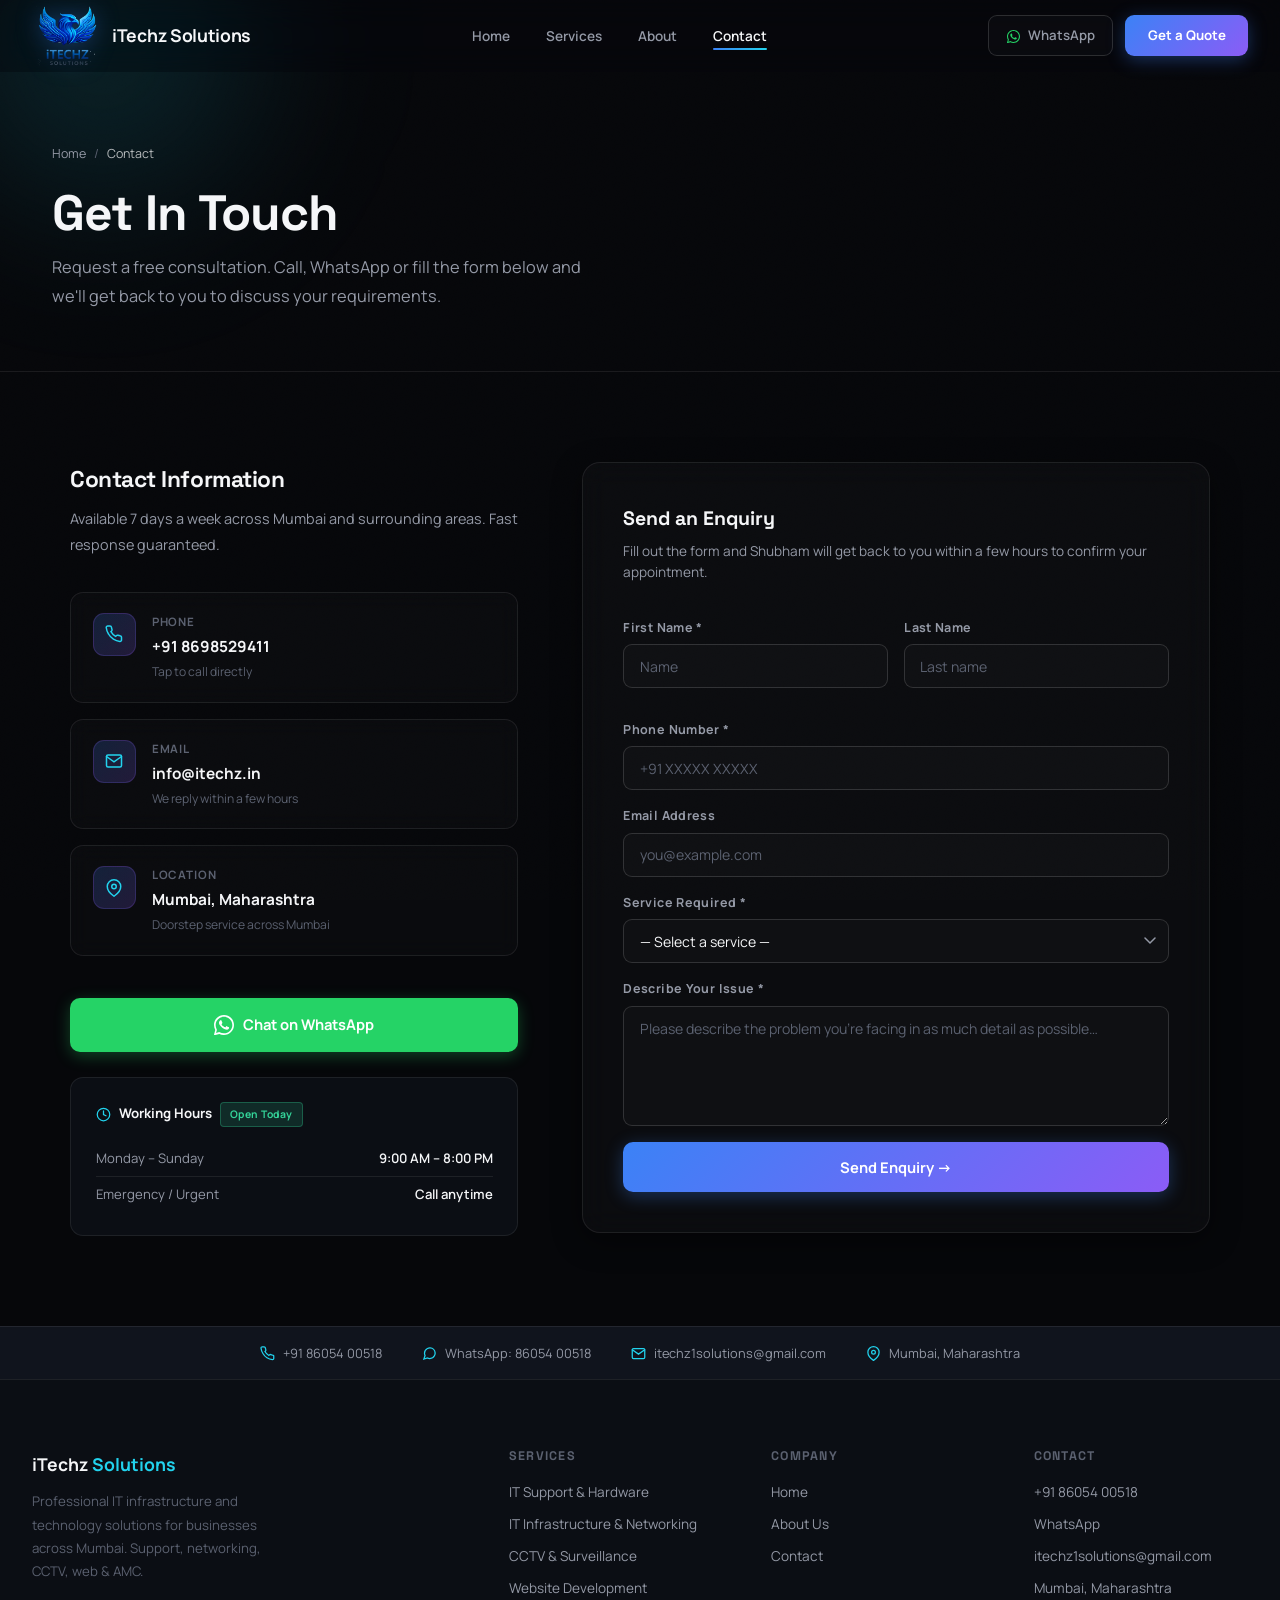
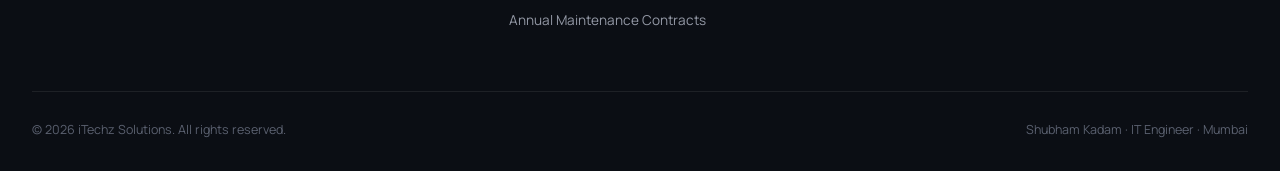
<file: contact.html>
<!DOCTYPE html>
<html lang="en">
<head>
<meta charset="UTF-8"/>
<meta name="viewport" content="width=device-width,initial-scale=1"/>
<title>Contact — iTechz Solutions</title>
<meta name="description" content="Request a free IT consultation. Contact iTechz Solutions for IT support, networking, CCTV, website development and AMC services."/>
<link rel="preconnect" href="https://fonts.googleapis.com"/>
<link href="https://fonts.googleapis.com/css2?family=Manrope:wght@400;500;600;700;800&family=Space+Grotesk:wght@500;600;700&display=swap" rel="stylesheet"/>
<link rel="stylesheet" href="style.css"/>
<style>
.page-hero{padding-top:72px;background:var(--bg);border-bottom:1px solid var(--line);position:relative;overflow:hidden}
.page-hero::before{
  content:'';position:absolute;top:-180px;left:-10%;
  width:460px;height:460px;border-radius:50%;filter:blur(70px);
  background:radial-gradient(circle, rgba(34,211,238,.18) 0%, transparent 70%);
  pointer-events:none;
}
.page-hero-inner{position:relative;z-index:1;max-width:1240px;margin:0 auto;padding:4.5rem 2rem 3.7rem}
.breadcrumb{display:flex;align-items:center;gap:.5rem;font-size:.78rem;color:var(--text3);margin-bottom:1.3rem}
.breadcrumb a{color:var(--text2);text-decoration:none}.breadcrumb a:hover{color:var(--cyan)}
.breadcrumb span{color:var(--text3)}
.page-hero h1{font-size:clamp(2.1rem,4vw,3.1rem);color:var(--text);font-weight:700;letter-spacing:-.02em;margin-bottom:.8rem}
.page-hero p{font-size:1.02rem;color:var(--text2);max-width:560px;line-height:1.8}

/* CONTACT LAYOUT */
.contact-section{padding:90px 2rem;background:var(--bg)}
.contact-inner{
  max-width:1140px;margin:0 auto;
  display:grid;grid-template-columns:1fr 1.4fr;gap:4rem;align-items:start;
}
@media(max-width:840px){.contact-inner{grid-template-columns:1fr}}

/* LEFT */
.contact-info-title{font-size:1.42rem;font-weight:700;color:var(--text);margin-bottom:.5rem;letter-spacing:-.02em;font-family:var(--serif)}
.contact-info-sub{font-size:.9rem;color:var(--text2);line-height:1.8;margin-bottom:2.1rem}
.contact-methods{display:flex;flex-direction:column;gap:1rem;margin-bottom:2.6rem}
.contact-method{
  display:flex;align-items:flex-start;gap:1rem;
  padding:1.25rem 1.35rem;border:1px solid var(--line);border-radius:13px;
  background:rgba(255,255,255,.02);text-decoration:none;
  backdrop-filter:blur(10px);
  transition:border-color .25s,box-shadow .3s,transform .25s;
}
.contact-method:hover{border-color:rgba(59,130,246,.4);box-shadow:var(--shadow-glow-blue);transform:translateY(-3px)}
.contact-method-icon{
  width:43px;height:43px;border-radius:11px;
  background:linear-gradient(135deg, rgba(59,130,246,.18), rgba(139,92,246,.18));
  border:1px solid rgba(139,92,246,.22);
  display:grid;place-items:center;flex-shrink:0;
}
.contact-method-icon svg{width:18px;height:18px;stroke:var(--cyan);fill:none;stroke-width:2;stroke-linecap:round}
.contact-method-label{font-size:.72rem;font-weight:700;letter-spacing:.08em;text-transform:uppercase;color:var(--text3);margin-bottom:.25rem}
.contact-method-val{font-size:.96rem;font-weight:700;color:var(--text)}
.contact-method-hint{font-size:.76rem;color:var(--text3);margin-top:.15rem}

.wa-btn{
  display:flex;align-items:center;justify-content:center;gap:.6rem;
  width:100%;padding:.95rem;background:#25d366;color:#fff;
  border:none;border-radius:10px;font-size:.92rem;font-weight:700;
  font-family:var(--sans);cursor:pointer;text-decoration:none;
  box-shadow:0 4px 16px rgba(37,211,102,.3);
  transition:background .2s,transform .15s,box-shadow .2s;
}
.wa-btn:hover{background:#1ebe5d;transform:translateY(-2px);box-shadow:0 6px 22px rgba(37,211,102,.4)}
.wa-btn svg{width:20px;height:20px;fill:#fff}

/* HOURS */
.hours-card{background:var(--bg2);border:1px solid var(--line);border-radius:13px;padding:1.45rem 1.55rem;margin-top:1.6rem}
.hours-title{font-size:.83rem;font-weight:700;color:var(--text);margin-bottom:.95rem;display:flex;align-items:center;gap:.5rem}
.hours-title svg{width:15px;height:15px;stroke:var(--cyan);fill:none;stroke-width:2;stroke-linecap:round}
.hours-row{display:flex;justify-content:space-between;font-size:.82rem;padding:.42rem 0;border-bottom:1px solid var(--line);color:var(--text2)}
.hours-row:last-child{border-bottom:none}
.hours-row .day{color:var(--text2)}
.hours-row .time{font-weight:600;color:var(--text)}
.badge-open{background:rgba(52,211,153,.15);color:var(--emerald);font-size:.65rem;font-weight:700;padding:.2rem .55rem;border-radius:4px;letter-spacing:.05em;border:1px solid rgba(52,211,153,.3)}

/* RIGHT — FORM */
.form-card{background:rgba(255,255,255,.025);border:1px solid var(--line);border-radius:var(--radius-lg);padding:2.5rem;box-shadow:var(--shadow-md);backdrop-filter:blur(14px)}
.form-title{font-size:1.22rem;font-weight:700;color:var(--text);margin-bottom:.4rem;font-family:var(--serif)}
.form-sub{font-size:.85rem;color:var(--text2);margin-bottom:2.1rem;line-height:1.6}
.form-row{display:grid;grid-template-columns:1fr 1fr;gap:1rem;margin-bottom:1rem}
@media(max-width:500px){.form-row{grid-template-columns:1fr}}
.form-group{display:flex;flex-direction:column;gap:.4rem;margin-bottom:1rem}
.form-group label{font-size:.78rem;font-weight:700;color:var(--text2);letter-spacing:.03em}
.form-group input,.form-group select,.form-group textarea{
  font-family:var(--sans);font-size:.88rem;color:var(--text);
  padding:.72rem .95rem;border:1px solid var(--line-strong);border-radius:9px;
  background:rgba(255,255,255,.02);outline:none;
  transition:border-color .25s,box-shadow .25s;
  appearance:none;
}
.form-group input::placeholder,.form-group textarea::placeholder{color:var(--text3)}
.form-group input:focus,.form-group select:focus,.form-group textarea:focus{
  border-color:var(--cyan);box-shadow:0 0 0 3px rgba(34,211,238,.14);
}
.form-group textarea{resize:vertical;min-height:120px;line-height:1.6}
.form-group select{background-image:url("data:image/svg+xml,%3Csvg xmlns='http://www.w3.org/2000/svg' width='12' height='8'%3E%3Cpath d='M1 1l5 5 5-5' stroke='%239499a6' stroke-width='1.5' fill='none' stroke-linecap='round'/%3E%3C/svg%3E");background-repeat:no-repeat;background-position:right 12px center}
.form-group select option{background:#10141d;color:var(--text)}
.form-submit{
  position:relative;overflow:hidden;
  width:100%;padding:.95rem;color:#fff;
  background:linear-gradient(135deg, var(--blue), var(--purple));
  border:none;border-radius:10px;font-size:.92rem;font-weight:700;
  font-family:var(--sans);cursor:pointer;
  box-shadow:0 4px 18px rgba(59,130,246,.32);transition:box-shadow .3s,transform .2s;
}
.form-submit:hover{box-shadow:0 8px 28px rgba(139,92,246,.45);transform:translateY(-2px)}
.form-success{ display:none;text-align:center;padding:2rem; }
.form-success-icon{width:58px;height:58px;background:rgba(52,211,153,.15);border:1px solid rgba(52,211,153,.3);border-radius:50%;display:flex;align-items:center;justify-content:center;margin:0 auto 1.1rem}
.form-success-icon svg{width:26px;height:26px;stroke:var(--emerald);fill:none;stroke-width:2.5;stroke-linecap:round;stroke-linejoin:round}
.form-success h3{font-size:1.12rem;font-weight:700;color:var(--text);margin-bottom:.5rem}
.form-success p{font-size:.85rem;color:var(--text2);line-height:1.7}
</style>
</head>
<body>

<div class="page-hero">
  <div class="page-hero-inner">
    <div class="breadcrumb">
      <a href="index.html">Home</a><span>/</span>
      <span style="color:rgba(255,255,255,.7)">Contact</span>
    </div>
    <h1>Get In Touch</h1>
    <p>Request a free consultation. Call, WhatsApp or fill the form below and we'll get back to you to discuss your requirements.</p>
  </div>
</div>

<section class="contact-section">
  <div class="contact-inner">

    <!-- LEFT -->
    <div>
      <div class="contact-info-title reveal">Contact Information</div>
      <p class="contact-info-sub reveal">Available 7 days a week across Mumbai and surrounding areas. Fast response guaranteed.</p>

      <div class="contact-methods">
        <a class="contact-method reveal" href="tel:+918698529411">
          <div class="contact-method-icon"><svg viewBox="0 0 24 24"><path d="M22 16.92v3a2 2 0 0 1-2.18 2 19.79 19.79 0 0 1-8.63-3.07A19.5 19.5 0 0 1 4.69 12a19.79 19.79 0 0 1-3.07-8.67A2 2 0 0 1 3.6 1.27h3a2 2 0 0 1 2 1.72c.127.96.361 1.903.7 2.81a2 2 0 0 1-.45 2.11L7.91 8.84a16 16 0 0 0 6.29 6.29l.92-.92a2 2 0 0 1 2.11-.45c.907.339 1.85.573 2.81.7A2 2 0 0 1 22 16.92z"/></svg></div>
          <div>
            <div class="contact-method-label">Phone</div>
            <div class="contact-method-val">+91 8698529411</div>
            <div class="contact-method-hint">Tap to call directly</div>
          </div>
        </a>
        <a class="contact-method reveal" href="mailto:info@itechz.in">
          <div class="contact-method-icon"><svg viewBox="0 0 24 24"><path d="M4 4h16c1.1 0 2 .9 2 2v12c0 1.1-.9 2-2 2H4c-1.1 0-2-.9-2-2V6c0-1.1.9-2 2-2z"/><polyline points="22,6 12,13 2,6"/></svg></div>
          <div>
            <div class="contact-method-label">Email</div>
            <div class="contact-method-val">info@itechz.in</div>
            <div class="contact-method-hint">We reply within a few hours</div>
          </div>
        </a>
        <div class="contact-method reveal">
          <div class="contact-method-icon"><svg viewBox="0 0 24 24"><path d="M21 10c0 7-9 13-9 13s-9-6-9-13a9 9 0 0 1 18 0z"/><circle cx="12" cy="10" r="3"/></svg></div>
          <div>
            <div class="contact-method-label">Location</div>
            <div class="contact-method-val">Mumbai, Maharashtra</div>
            <div class="contact-method-hint">Doorstep service across Mumbai</div>
          </div>
        </div>
      </div>

      <a class="wa-btn reveal" href="https://wa.me/918698529411" target="_blank">
        <svg viewBox="0 0 24 24"><path d="M17.472 14.382c-.297-.149-1.758-.867-2.03-.967-.273-.099-.471-.148-.67.15-.197.297-.767.966-.94 1.164-.173.199-.347.223-.644.075-.297-.15-1.255-.463-2.39-1.475-.883-.788-1.48-1.761-1.653-2.059-.173-.297-.018-.458.13-.606.134-.133.298-.347.446-.52.149-.174.198-.298.298-.497.099-.198.05-.371-.025-.52-.075-.149-.669-1.612-.916-2.207-.242-.579-.487-.5-.669-.51-.173-.008-.371-.01-.57-.01-.198 0-.52.074-.792.372-.272.297-1.04 1.016-1.04 2.479 0 1.462 1.065 2.875 1.213 3.074.149.198 2.096 3.2 5.077 4.487.709.306 1.262.489 1.694.625.712.227 1.36.195 1.871.118.571-.085 1.758-.719 2.006-1.413.248-.694.248-1.289.173-1.413-.074-.124-.272-.198-.57-.347z"/><path d="M12 0C5.373 0 0 5.373 0 12c0 2.127.558 4.126 1.532 5.858L.057 23.267a.75.75 0 0 0 .92.908l5.42-1.424A11.942 11.942 0 0 0 12 24c6.627 0 12-5.373 12-12S18.627 0 12 0zm0 22c-1.907 0-3.693-.484-5.25-1.334l-.376-.215-3.895 1.023 1.043-3.808-.232-.387A9.96 9.96 0 0 1 2 12C2 6.477 6.477 2 12 2s10 4.477 10 10-4.477 10-10 10z"/></svg>
        Chat on WhatsApp
      </a>

      <div class="hours-card reveal">
        <div class="hours-title">
          <svg viewBox="0 0 24 24"><circle cx="12" cy="12" r="10"/><polyline points="12 6 12 12 16 14"/></svg>
          Working Hours <span class="badge-open">Open Today</span>
        </div>
        <div class="hours-row"><span class="day">Monday – Sunday</span><span class="time">9:00 AM – 8:00 PM</span></div>
        <div class="hours-row"><span class="day">Emergency / Urgent</span><span class="time">Call anytime</span></div>
      </div>
    </div>

    <!-- RIGHT — FORM -->
    <!-- RIGHT — FORM -->
<div class="form-card reveal">

  <!-- ✅ FORM ADDED -->
  <form action="https://formspree.io/f/xeepljep" method="POST" id="contact-form">

    <div id="form-wrap">
      <div class="form-title">Send an Enquiry</div>
      <p class="form-sub">Fill out the form and Shubham will get back to you within a few hours to confirm your appointment.</p>

      <div class="form-row">
        <div class="form-group">
          <label for="fname">First Name *</label>
          <input type="text" id="fname" name="First Name" placeholder="Name" required/>
        </div>
        <div class="form-group">
          <label for="lname">Last Name</label>
          <input type="text" id="lname" name="Last Name" placeholder="Last name"/>
        </div>
      </div>

      <div class="form-group">
        <label for="phone">Phone Number *</label>
        <input type="tel" id="phone" name="Phone" placeholder="+91 XXXXX XXXXX" required/>
      </div>

      <div class="form-group">
        <label for="email">Email Address</label>
        <input type="email" id="email" name="Email" placeholder="you@example.com"/>
      </div>

      <div class="form-group">
        <label for="service">Service Required *</label>
        <select id="service" name="Service" required>
          <option value="">— Select a service —</option>
          <option>IT Support & Hardware Solutions</option>
          <option>IT Infrastructure & Networking</option>
          <option>CCTV & Surveillance Solutions</option>
          <option>Website Development & Management</option>
          <option>Annual Maintenance Contract</option>
          <option>Other</option>
        </select>
      </div>

      <div class="form-group">
        <label for="msg">Describe Your Issue *</label>
        <textarea id="msg" name="Message" required placeholder="Please describe the problem you're facing in as much detail as possible…"></textarea>
      </div>

      <!-- hidden fields -->
      <input type="hidden" name="_subject" value="New Enquiry - iTechz Solutions">
      <input type="hidden" name="_captcha" value="false">

      <!-- ✅ FIXED BUTTON -->
      <button type="submit" class="form-submit">Send Enquiry →</button>
    </div>

  </form>

  <!-- SUCCESS UI SAME -->
  <div class="form-success" id="form-success">
    <div class="form-success-icon">
      <svg viewBox="0 0 24 24">
        <polyline points="20 6 9 17 4 12"/>
      </svg>
    </div>
    <h3>Enquiry Sent!</h3>
    <p>Thank you for reaching out. We'll contact you shortly to discuss your requirements and schedule a consultation. You can also WhatsApp directly for a faster response.</p>

    <a class="wa-btn" href="https://wa.me/918698529411" target="_blank" style="margin-top:1.5rem;display:flex">
      <svg viewBox="0 0 24 24" width="20" height="20">
        <path d="M17.472 14.382c-.297-.149-1.758-.867-2.03-.967-.273-.099-.471-.148-.67.15-.197.297-.767.966-.94 1.164-.173.199-.347.223-.644.075-.297-.15-1.255-.463-2.39-1.475-.883-.788-1.48-1.761-1.653-2.059-.173-.297-.018-.458.13-.606.134-.133.298-.347.446-.52.149-.174.198-.298.298-.497.099-.198.05-.371-.025-.52-.075-.149-.669-1.612-.916-2.207-.242-.579-.487-.5-.669-.51-.173-.008-.371-.01-.57-.01-.198 0-.52.074-.792.372-.272.297-1.04 1.016-1.04 2.479 0 1.462 1.065 2.875 1.213 3.074.149.198 2.096 3.2 5.077 4.487.709.306 1.262.489 1.694.625.712.227 1.36.195 1.871.118.571-.085 1.758-.719 2.006-1.413.248-.694.248-1.289.173-1.413-.074-.124-.272-.198-.57-.347z"/>
        <path d="M12 0C5.373 0 0 5.373 0 12c0 2.127.558 4.126 1.532 5.858L.057 23.267a.75.75 0 0 0 .92.908l5.42-1.424A11.942 11.942 0 0 0 12 24c6.627 0 12-5.373 12-12S18.627 0 12 0zm0 22c-1.907 0-3.693-.484-5.25-1.334l-.376-.215-3.895 1.023 1.043-3.808-.232-.387A9.96 9.96 0 0 1 2 12C2 6.477 6.477 2 12 2s10 4.477 10 10-4.477 10-10 10z"/>
      </svg>
      Follow up on WhatsApp
    </a>
  </div>

</div>

<script src="shared.js"></script>
<script>
initPage('contact');
function submitForm() {
  const fname = document.getElementById('fname').value.trim();
  const phone = document.getElementById('phone').value.trim();
  const service = document.getElementById('service').value;
  const msg = document.getElementById('msg').value.trim();
  if (!fname || !phone || !service || !msg) {
    alert('Please fill in all required fields marked with *');
    return;
  }
  document.getElementById('form-wrap').style.display = 'none';
  document.getElementById('form-success').style.display = 'block';
}
</script>
</body>
</html>
</file>
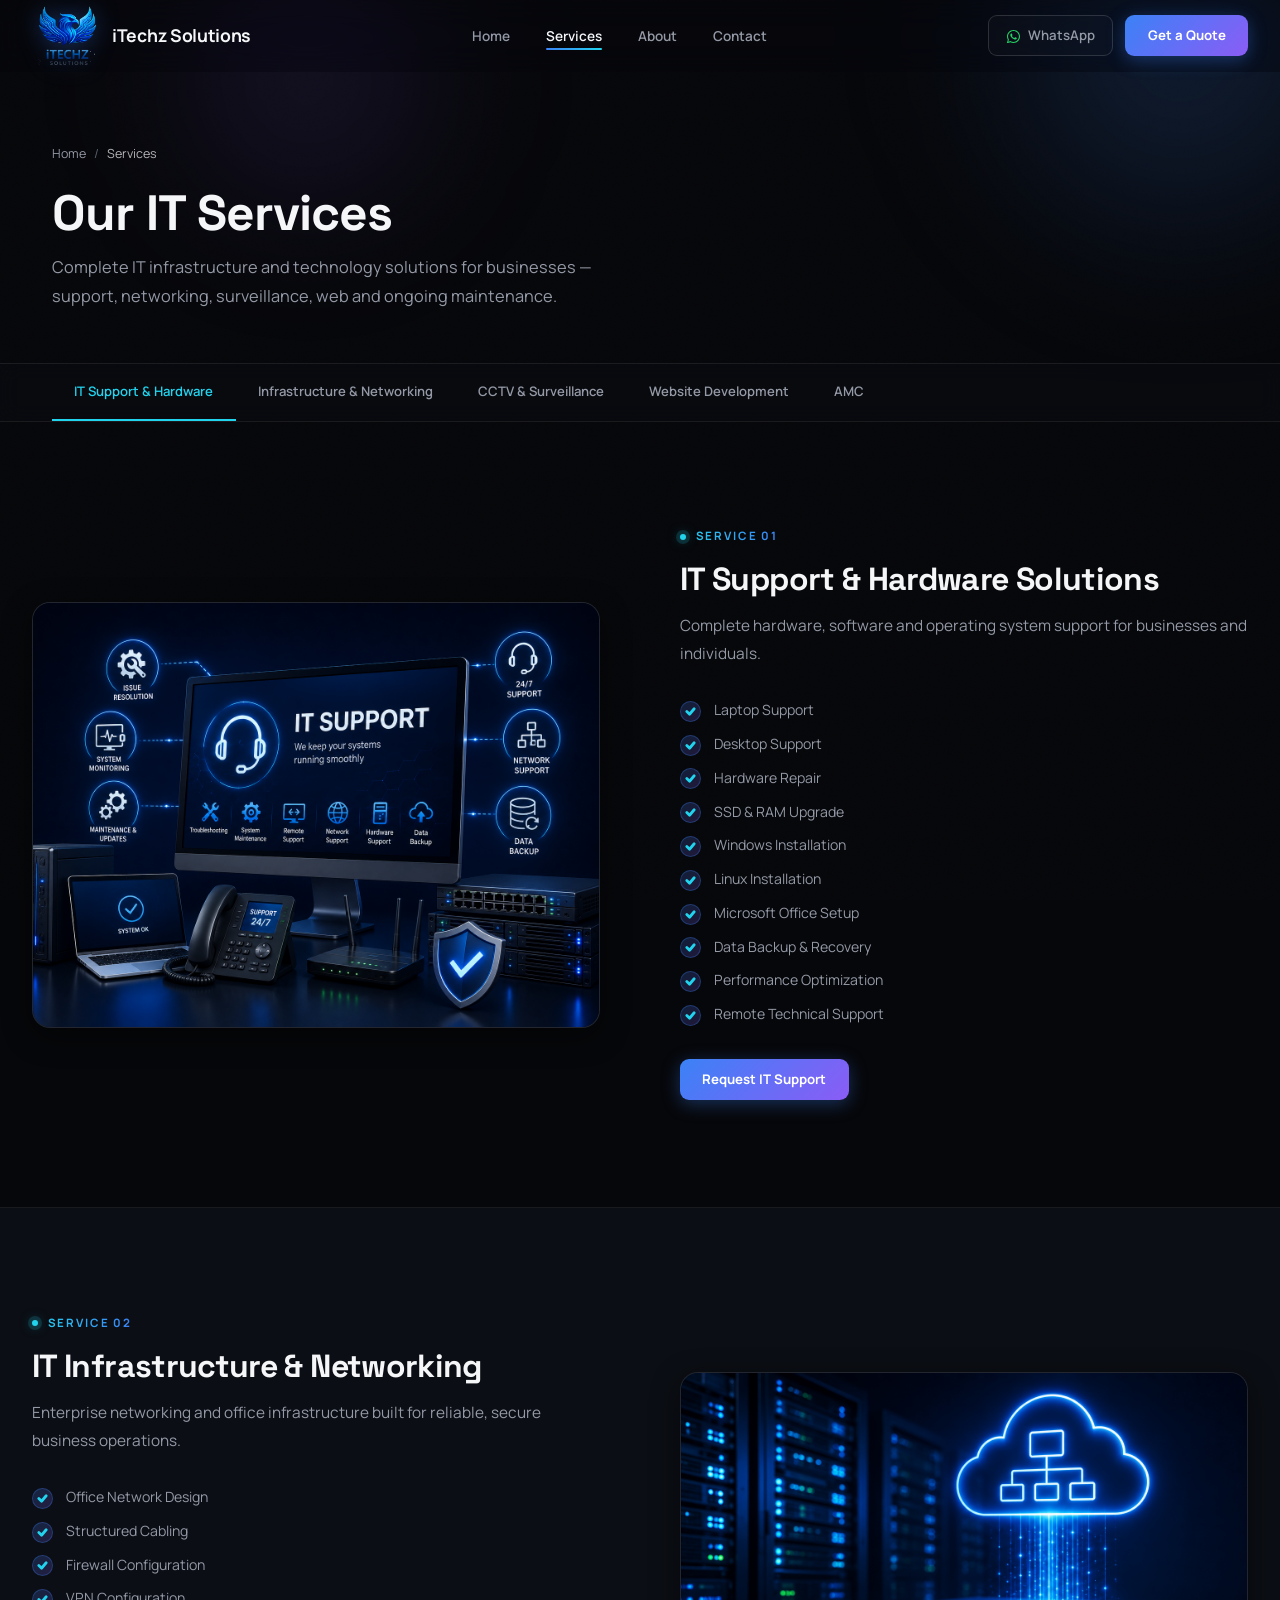
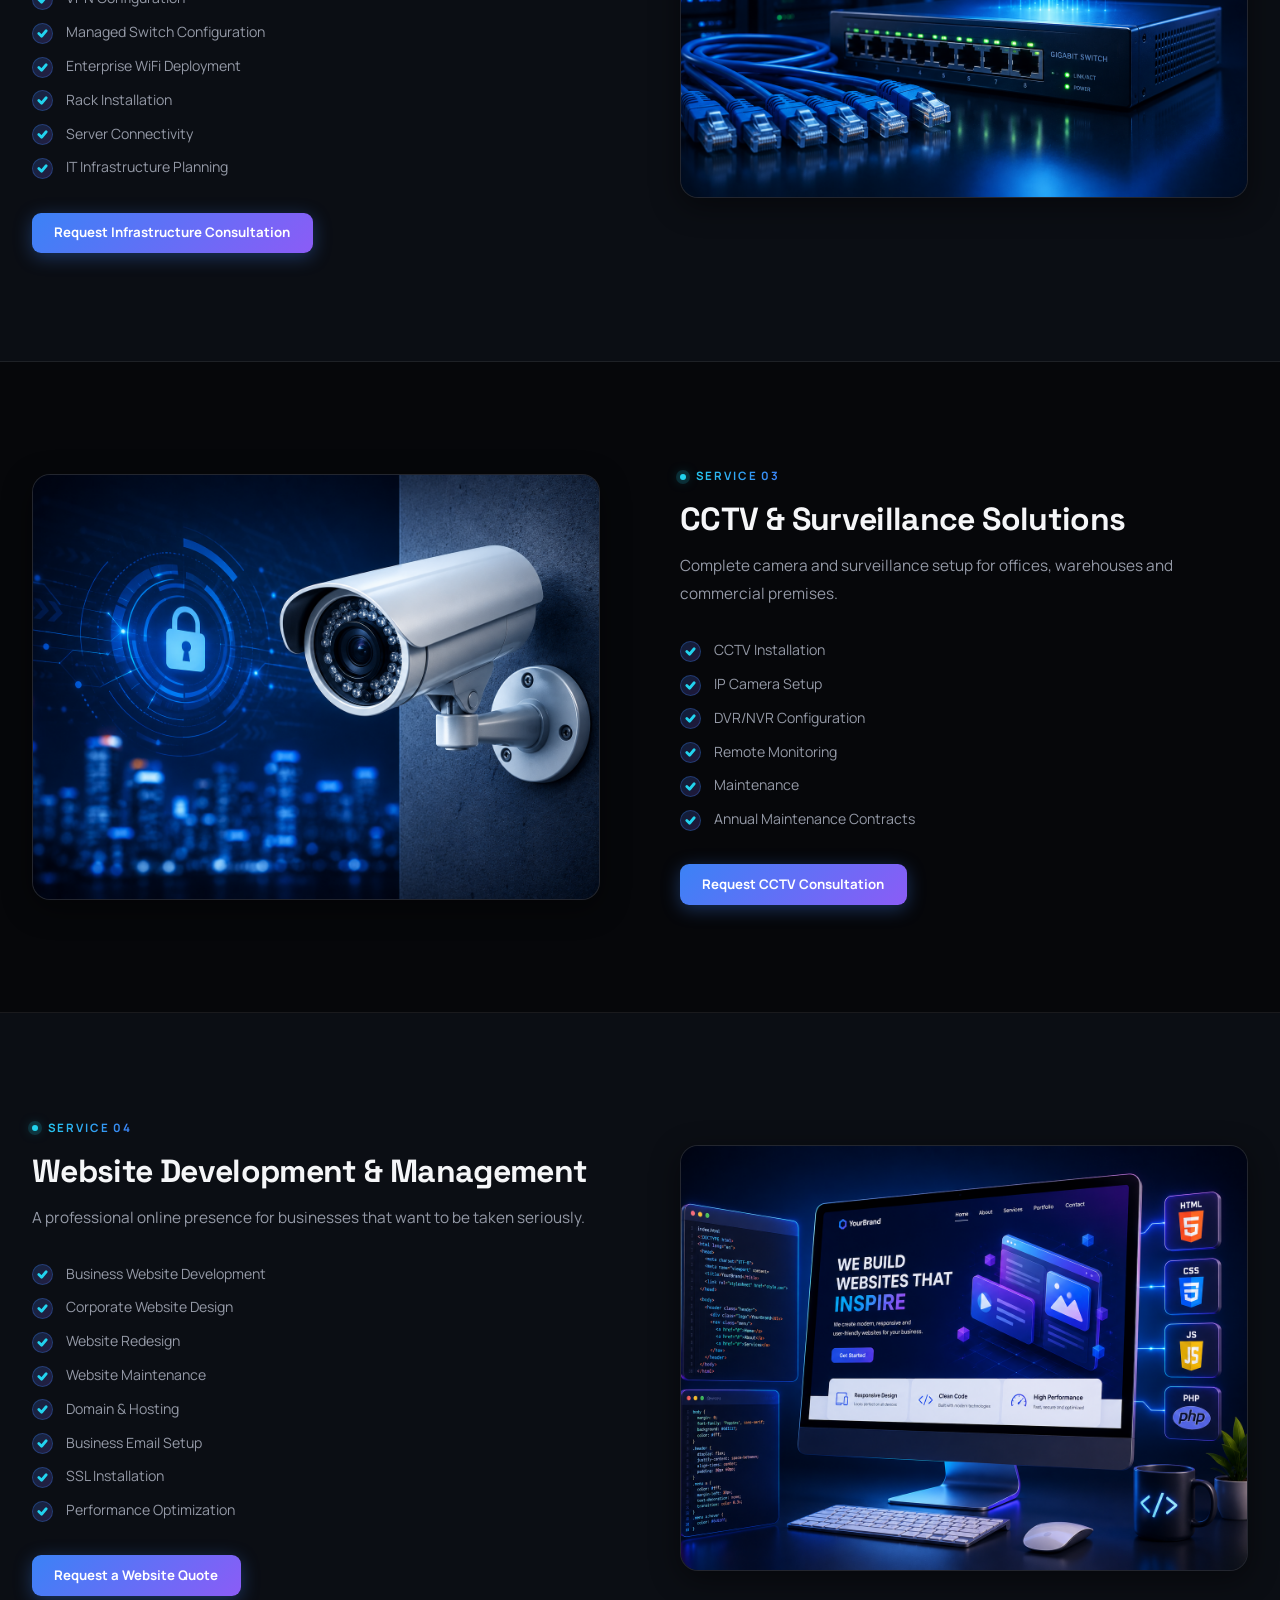
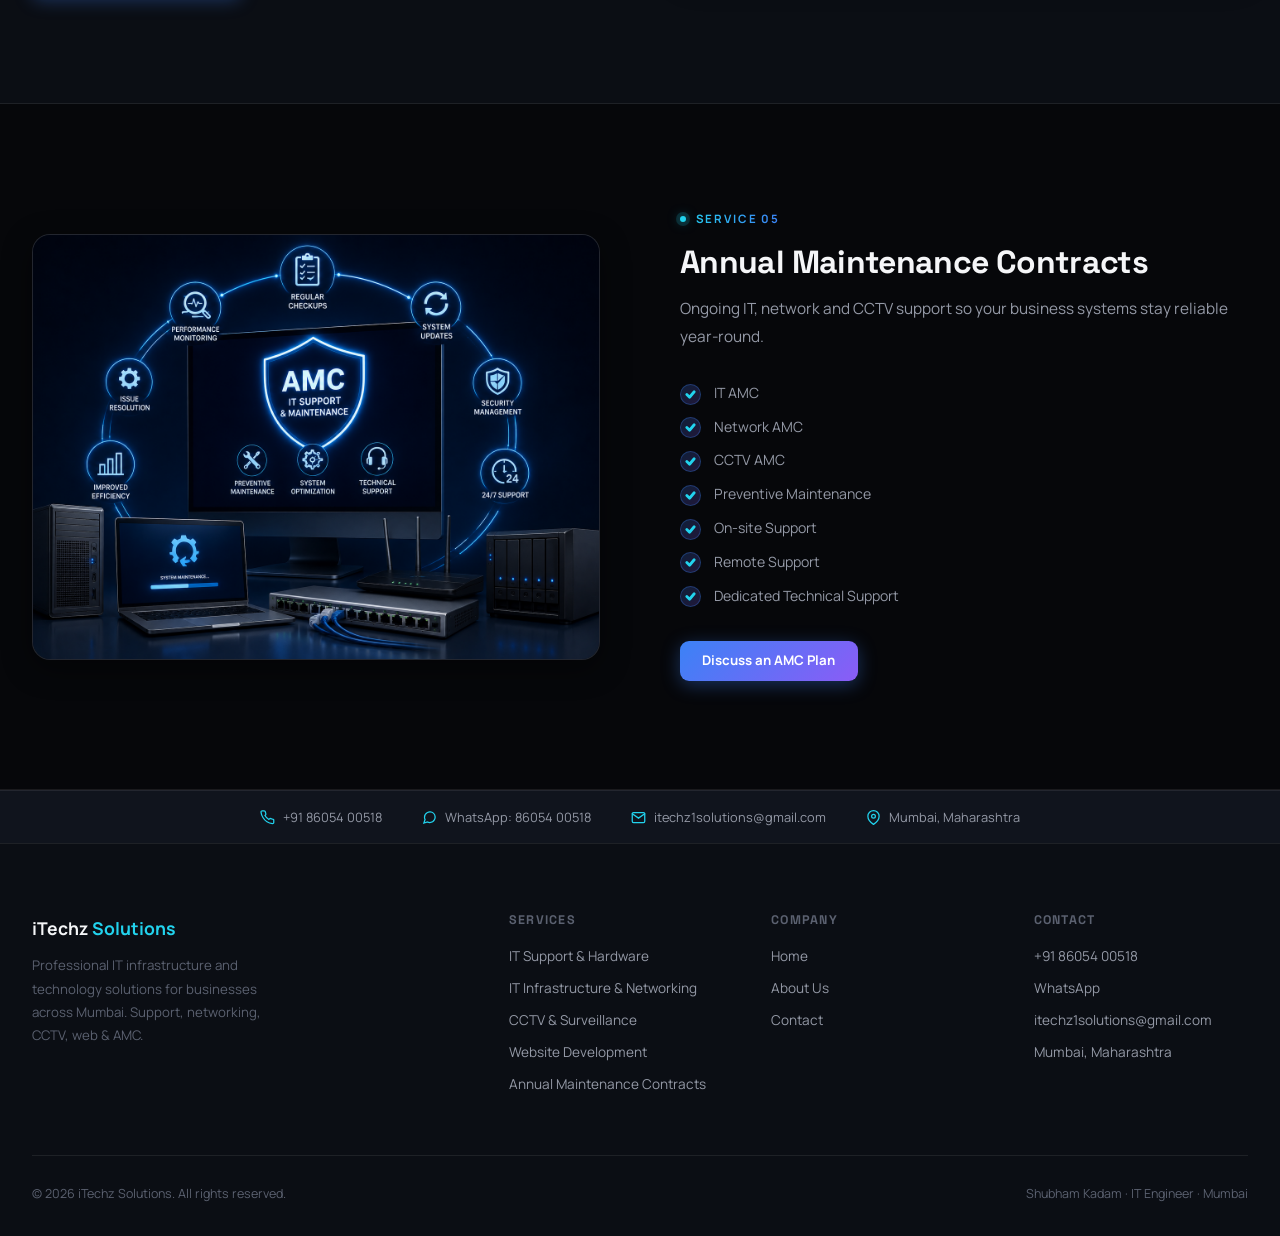
<file: services.html>
<!DOCTYPE html>
<html lang="en">
<head>
<meta charset="UTF-8"/>
<meta name="viewport" content="width=device-width,initial-scale=1"/>
<title>Services — iTechz Solutions</title>
<meta name="description" content="IT Support & Hardware, IT Infrastructure & Networking, CCTV & Surveillance, Website Development and Annual Maintenance Contracts for businesses."/>
<link rel="preconnect" href="https://fonts.googleapis.com"/>
<link href="https://fonts.googleapis.com/css2?family=Manrope:wght@400;500;600;700;800&family=Space+Grotesk:wght@500;600;700&display=swap" rel="stylesheet"/>
<link rel="stylesheet" href="style.css"/>
<style>
.page-hero {
  padding-top: 72px; position: relative; overflow: hidden;
  background: var(--bg);
  border-bottom: 1px solid var(--line);
  padding-bottom: 0;
}
.page-hero::before {
  content: ''; position: absolute; top: -200px; right: -150px;
  width: 500px; height: 500px; border-radius: 50%; filter: blur(70px);
  background: radial-gradient(circle, rgba(59,130,246,.22) 0%, transparent 70%);
  pointer-events: none;
}
.page-hero::after {
  content: ''; position: absolute; top: -100px; left: 10%;
  width: 360px; height: 360px; border-radius: 50%; filter: blur(70px);
  background: radial-gradient(circle, rgba(139,92,246,.16) 0%, transparent 70%);
  pointer-events: none;
}
.page-hero-inner { position: relative; z-index: 1; max-width: 1240px; margin: 0 auto; padding: 4.5rem 2rem 3.2rem; }
.page-hero h1 { font-size: clamp(2.1rem,4vw,3.1rem); color: var(--text); font-weight: 700; letter-spacing: -.02em; margin-bottom: .8rem; }
.page-hero p { font-size: 1.02rem; color: var(--text2); max-width: 560px; line-height: 1.8; }
.breadcrumb { display: flex; align-items: center; gap: .5rem; font-size: .78rem; color: var(--text3); margin-bottom: 1.3rem; }
.breadcrumb a { color: var(--text2); text-decoration: none; }
.breadcrumb a:hover { color: var(--cyan); }
.breadcrumb span { color: var(--text3); }

/* SERVICE NAV TABS */
.svc-tabs-wrap { background: rgba(10,12,18,.6); backdrop-filter: blur(10px); border-top: 1px solid var(--line); position: sticky; top: 72px; z-index: 50; }
.svc-tabs {
  max-width: 1240px; margin: 0 auto; padding: 0 2rem;
  display: flex; gap: 0; overflow-x: auto; scrollbar-width: none;
}
.svc-tabs::-webkit-scrollbar { display: none; }
.svc-tab {
  padding: 1.05rem 1.4rem; font-size: .82rem; font-weight: 600;
  color: var(--text2); white-space: nowrap; cursor: pointer;
  border-bottom: 2px solid transparent; transition: color .25s, border-color .25s;
  text-decoration: none; display: block;
}
.svc-tab:hover { color: var(--text); }
.svc-tab.active { color: var(--cyan); border-color: var(--cyan); }

/* SERVICE DETAIL BLOCK */
.svc-block { padding: 100px 2rem; border-bottom: 1px solid var(--line); position: relative; }
.svc-block:nth-child(even) { background: var(--bg2); }
.svc-block-inner {
  max-width: 1240px; margin: 0 auto; position: relative; z-index: 1;
  display: grid; grid-template-columns: 1fr 1fr; gap: 5rem; align-items: center;
}
.svc-block:nth-child(even) .svc-block-inner { direction: rtl; }
.svc-block:nth-child(even) .svc-block-inner > * { direction: ltr; }
@media(max-width:860px){
  .svc-block-inner { grid-template-columns: 1fr; direction: ltr !important; }
  .svc-block { padding: 64px 1.5rem; }
}
.svc-block-img {
  border-radius: var(--radius-lg); overflow: hidden;
  box-shadow: var(--shadow-md); aspect-ratio: 4/3; background: var(--bg3);
  border: 1px solid var(--line);
  transition: transform .4s;
}
.svc-block-img:hover { transform: translateY(-4px); }
.svc-block-img img { width: 100%; height: 100%; object-fit: cover; }
.svc-block-title { font-size: clamp(1.7rem,2.5vw,2.3rem); font-weight: 700; color: var(--text); margin-bottom: .9rem; letter-spacing: -.02em; }
.svc-block-desc { font-size: .96rem; color: var(--text2); line-height: 1.85; margin-bottom: 1.9rem; }

.bullets { display: flex; flex-direction: column; gap: .7rem; margin-bottom: 2.1rem; }
.bullet { display: flex; align-items: flex-start; gap: .8rem; }
.bullet-check {
  width: 21px; height: 21px; border-radius: 50%;
  background: linear-gradient(135deg, rgba(59,130,246,.2), rgba(139,92,246,.2));
  border: 1px solid rgba(59,130,246,.3);
  display: grid; place-items: center; flex-shrink: 0; margin-top: .1rem;
}
.bullet-check svg { width: 11px; height: 11px; stroke: var(--cyan); fill: none; stroke-width: 3; stroke-linecap: round; stroke-linejoin: round; }
.bullet-text { font-size: .88rem; color: var(--text2); line-height: 1.55; }

.brand-tags { display: flex; flex-wrap: wrap; gap: .5rem; margin-bottom: 1.9rem; }
.brand-tag {
  font-size: .72rem; font-weight: 600; padding: .3rem .8rem;
  border: 1px solid var(--line-strong); border-radius: 6px;
  color: var(--text2); background: rgba(255,255,255,.02);
}
</style>
</head>
<body>

<!-- HERO -->
<div class="page-hero">
  <div class="page-hero-inner">
    <div class="breadcrumb">
      <a href="index.html">Home</a>
      <span>/</span>
      <span style="color:rgba(255,255,255,.7)">Services</span>
    </div>
    <h1>Our IT Services</h1>
    <p>Complete IT infrastructure and technology solutions for businesses — support, networking, surveillance, web and ongoing maintenance.</p>
  </div>
  <div class="svc-tabs-wrap">
    <div class="svc-tabs">
      <a class="svc-tab active" href="#it-support">IT Support & Hardware</a>
      <a class="svc-tab" href="#infrastructure">Infrastructure & Networking</a>
      <a class="svc-tab" href="#cctv">CCTV & Surveillance</a>
      <a class="svc-tab" href="#web">Website Development</a>
      <a class="svc-tab" href="#amc">AMC</a>
    </div>
  </div>
</div>

<!-- IT SUPPORT & HARDWARE -->
<div class="svc-block" id="it-support">
  <div class="svc-block-inner">
    <div class="svc-block-img reveal">
      <img src="laptop Repair.png" alt="IT support and hardware solutions"/>
    </div>
    <div class="svc-block-content reveal">
      <span class="eyebrow">Service 01</span>
      <h2 class="svc-block-title">IT Support & Hardware Solutions</h2>
      <p class="svc-block-desc">Complete hardware, software and operating system support for businesses and individuals.</p>
      <div class="bullets">
        <div class="bullet"><div class="bullet-check"><svg viewBox="0 0 12 12"><polyline points="2,6 5,9 10,3"/></svg></div><span class="bullet-text">Laptop Support</span></div>
        <div class="bullet"><div class="bullet-check"><svg viewBox="0 0 12 12"><polyline points="2,6 5,9 10,3"/></svg></div><span class="bullet-text">Desktop Support</span></div>
        <div class="bullet"><div class="bullet-check"><svg viewBox="0 0 12 12"><polyline points="2,6 5,9 10,3"/></svg></div><span class="bullet-text">Hardware Repair</span></div>
        <div class="bullet"><div class="bullet-check"><svg viewBox="0 0 12 12"><polyline points="2,6 5,9 10,3"/></svg></div><span class="bullet-text">SSD & RAM Upgrade</span></div>
        <div class="bullet"><div class="bullet-check"><svg viewBox="0 0 12 12"><polyline points="2,6 5,9 10,3"/></svg></div><span class="bullet-text">Windows Installation</span></div>
        <div class="bullet"><div class="bullet-check"><svg viewBox="0 0 12 12"><polyline points="2,6 5,9 10,3"/></svg></div><span class="bullet-text">Linux Installation</span></div>
        <div class="bullet"><div class="bullet-check"><svg viewBox="0 0 12 12"><polyline points="2,6 5,9 10,3"/></svg></div><span class="bullet-text">Microsoft Office Setup</span></div>
        <div class="bullet"><div class="bullet-check"><svg viewBox="0 0 12 12"><polyline points="2,6 5,9 10,3"/></svg></div><span class="bullet-text">Data Backup & Recovery</span></div>
        <div class="bullet"><div class="bullet-check"><svg viewBox="0 0 12 12"><polyline points="2,6 5,9 10,3"/></svg></div><span class="bullet-text">Performance Optimization</span></div>
        <div class="bullet"><div class="bullet-check"><svg viewBox="0 0 12 12"><polyline points="2,6 5,9 10,3"/></svg></div><span class="bullet-text">Remote Technical Support</span></div>
      </div>
      <a class="btn-primary" href="contact.html">Request IT Support</a>
    </div>
  </div>
</div>

<!-- IT INFRASTRUCTURE & NETWORKING -->
<div class="svc-block" id="infrastructure">
  <div class="svc-block-inner">
    <div class="svc-block-img reveal">
      <img src="networking.png" alt="IT infrastructure and networking"/>
    </div>
    <div class="svc-block-content reveal">
      <span class="eyebrow">Service 02</span>
      <h2 class="svc-block-title">IT Infrastructure & Networking</h2>
      <p class="svc-block-desc">Enterprise networking and office infrastructure built for reliable, secure business operations.</p>
      <div class="bullets">
        <div class="bullet"><div class="bullet-check"><svg viewBox="0 0 12 12"><polyline points="2,6 5,9 10,3"/></svg></div><span class="bullet-text">Office Network Design</span></div>
        <div class="bullet"><div class="bullet-check"><svg viewBox="0 0 12 12"><polyline points="2,6 5,9 10,3"/></svg></div><span class="bullet-text">Structured Cabling</span></div>
        <div class="bullet"><div class="bullet-check"><svg viewBox="0 0 12 12"><polyline points="2,6 5,9 10,3"/></svg></div><span class="bullet-text">Firewall Configuration</span></div>
        <div class="bullet"><div class="bullet-check"><svg viewBox="0 0 12 12"><polyline points="2,6 5,9 10,3"/></svg></div><span class="bullet-text">VPN Configuration</span></div>
        <div class="bullet"><div class="bullet-check"><svg viewBox="0 0 12 12"><polyline points="2,6 5,9 10,3"/></svg></div><span class="bullet-text">Managed Switch Configuration</span></div>
        <div class="bullet"><div class="bullet-check"><svg viewBox="0 0 12 12"><polyline points="2,6 5,9 10,3"/></svg></div><span class="bullet-text">Enterprise WiFi Deployment</span></div>
        <div class="bullet"><div class="bullet-check"><svg viewBox="0 0 12 12"><polyline points="2,6 5,9 10,3"/></svg></div><span class="bullet-text">Rack Installation</span></div>
        <div class="bullet"><div class="bullet-check"><svg viewBox="0 0 12 12"><polyline points="2,6 5,9 10,3"/></svg></div><span class="bullet-text">Server Connectivity</span></div>
        <div class="bullet"><div class="bullet-check"><svg viewBox="0 0 12 12"><polyline points="2,6 5,9 10,3"/></svg></div><span class="bullet-text">IT Infrastructure Planning</span></div>
      </div>
      <a class="btn-primary" href="contact.html">Request Infrastructure Consultation</a>
    </div>
  </div>
</div>

<!-- CCTV & SURVEILLANCE -->
<div class="svc-block" id="cctv">
  <div class="svc-block-inner">
    <div class="svc-block-img reveal">
      <img src="cctv.png" alt="CCTV and surveillance solutions"/>
    </div>
    <div class="svc-block-content reveal">
      <span class="eyebrow">Service 03</span>
      <h2 class="svc-block-title">CCTV & Surveillance Solutions</h2>
      <p class="svc-block-desc">Complete camera and surveillance setup for offices, warehouses and commercial premises.</p>
      <div class="bullets">
        <div class="bullet"><div class="bullet-check"><svg viewBox="0 0 12 12"><polyline points="2,6 5,9 10,3"/></svg></div><span class="bullet-text">CCTV Installation</span></div>
        <div class="bullet"><div class="bullet-check"><svg viewBox="0 0 12 12"><polyline points="2,6 5,9 10,3"/></svg></div><span class="bullet-text">IP Camera Setup</span></div>
        <div class="bullet"><div class="bullet-check"><svg viewBox="0 0 12 12"><polyline points="2,6 5,9 10,3"/></svg></div><span class="bullet-text">DVR/NVR Configuration</span></div>
        <div class="bullet"><div class="bullet-check"><svg viewBox="0 0 12 12"><polyline points="2,6 5,9 10,3"/></svg></div><span class="bullet-text">Remote Monitoring</span></div>
        <div class="bullet"><div class="bullet-check"><svg viewBox="0 0 12 12"><polyline points="2,6 5,9 10,3"/></svg></div><span class="bullet-text">Maintenance</span></div>
        <div class="bullet"><div class="bullet-check"><svg viewBox="0 0 12 12"><polyline points="2,6 5,9 10,3"/></svg></div><span class="bullet-text">Annual Maintenance Contracts</span></div>
      </div>
      <a class="btn-primary" href="contact.html">Request CCTV Consultation</a>
    </div>
  </div>
</div>

<!-- WEBSITE DEVELOPMENT -->
<div class="svc-block" id="web">
  <div class="svc-block-inner">
    <div class="svc-block-img reveal">
      <img src="software.png" alt="Website development and management"/>
    </div>
    <div class="svc-block-content reveal">
      <span class="eyebrow">Service 04</span>
      <h2 class="svc-block-title">Website Development & Management</h2>
      <p class="svc-block-desc">A professional online presence for businesses that want to be taken seriously.</p>
      <div class="bullets">
        <div class="bullet"><div class="bullet-check"><svg viewBox="0 0 12 12"><polyline points="2,6 5,9 10,3"/></svg></div><span class="bullet-text">Business Website Development</span></div>
        <div class="bullet"><div class="bullet-check"><svg viewBox="0 0 12 12"><polyline points="2,6 5,9 10,3"/></svg></div><span class="bullet-text">Corporate Website Design</span></div>
        <div class="bullet"><div class="bullet-check"><svg viewBox="0 0 12 12"><polyline points="2,6 5,9 10,3"/></svg></div><span class="bullet-text">Website Redesign</span></div>
        <div class="bullet"><div class="bullet-check"><svg viewBox="0 0 12 12"><polyline points="2,6 5,9 10,3"/></svg></div><span class="bullet-text">Website Maintenance</span></div>
        <div class="bullet"><div class="bullet-check"><svg viewBox="0 0 12 12"><polyline points="2,6 5,9 10,3"/></svg></div><span class="bullet-text">Domain & Hosting</span></div>
        <div class="bullet"><div class="bullet-check"><svg viewBox="0 0 12 12"><polyline points="2,6 5,9 10,3"/></svg></div><span class="bullet-text">Business Email Setup</span></div>
        <div class="bullet"><div class="bullet-check"><svg viewBox="0 0 12 12"><polyline points="2,6 5,9 10,3"/></svg></div><span class="bullet-text">SSL Installation</span></div>
        <div class="bullet"><div class="bullet-check"><svg viewBox="0 0 12 12"><polyline points="2,6 5,9 10,3"/></svg></div><span class="bullet-text">Performance Optimization</span></div>
      </div>
      <a class="btn-primary" href="contact.html">Request a Website Quote</a>
    </div>
  </div>
</div>


<div class="svc-block" id="amc">
  <div class="svc-block-inner">
    <div class="svc-block-img reveal">
      <img src="Desktop Repair.png" alt="Annual maintenance contracts"/>
    </div>
    <div class="svc-block-content reveal">
      <span class="eyebrow">Service 05</span>
      <h2 class="svc-block-title">Annual Maintenance Contracts</h2>
      <p class="svc-block-desc">Ongoing IT, network and CCTV support so your business systems stay reliable year-round.</p>
      <div class="bullets">
        <div class="bullet"><div class="bullet-check"><svg viewBox="0 0 12 12"><polyline points="2,6 5,9 10,3"/></svg></div><span class="bullet-text">IT AMC</span></div>
        <div class="bullet"><div class="bullet-check"><svg viewBox="0 0 12 12"><polyline points="2,6 5,9 10,3"/></svg></div><span class="bullet-text">Network AMC</span></div>
        <div class="bullet"><div class="bullet-check"><svg viewBox="0 0 12 12"><polyline points="2,6 5,9 10,3"/></svg></div><span class="bullet-text">CCTV AMC</span></div>
        <div class="bullet"><div class="bullet-check"><svg viewBox="0 0 12 12"><polyline points="2,6 5,9 10,3"/></svg></div><span class="bullet-text">Preventive Maintenance</span></div>
        <div class="bullet"><div class="bullet-check"><svg viewBox="0 0 12 12"><polyline points="2,6 5,9 10,3"/></svg></div><span class="bullet-text">On-site Support</span></div>
        <div class="bullet"><div class="bullet-check"><svg viewBox="0 0 12 12"><polyline points="2,6 5,9 10,3"/></svg></div><span class="bullet-text">Remote Support</span></div>
        <div class="bullet"><div class="bullet-check"><svg viewBox="0 0 12 12"><polyline points="2,6 5,9 10,3"/></svg></div><span class="bullet-text">Dedicated Technical Support</span></div>
      </div>
      <a class="btn-primary" href="contact.html">Discuss an AMC Plan</a>
    </div>
  </div>
</div>

<script src="shared.js"></script>
<script>
initPage('services');
// Active tab on scroll
const tabs = document.querySelectorAll('.svc-tab');
const sections = ['it-support','infrastructure','cctv','web','amc'];
window.addEventListener('scroll', () => {
  let current = sections[0];
  sections.forEach(id => {
    const el = document.getElementById(id);
    if (el && window.scrollY >= el.offsetTop - 200) current = id;
  });
  tabs.forEach(t => {
    t.classList.toggle('active', t.getAttribute('href') === '#'+current);
  });
});
</script>
</body>
</html>
</file>
<file: style.css>
/* ── RESET ── */
*, *::before, *::after { box-sizing: border-box; margin: 0; padding: 0; }

/* ── VARIABLES — Premium dark, aurora palette ── */
:root {
  --bg: #06070a;
  --bg2: #0b0e14;
  --bg3: #10141d;
  --surface: #0e121b;
  --surface-hover: #141926;

  --blue: #3b82f6;
  --purple: #8b5cf6;
  --cyan: #22d3ee;
  --emerald: #34d399;
  --orange: #f97316;

  --text: #f5f6f8;
  --text2: #9499a6;
  --text3: #5b6170;

  --line: rgba(255,255,255,.08);
  --line-strong: rgba(255,255,255,.14);

  --serif: 'Space Grotesk', sans-serif;
  --sans: 'Manrope', sans-serif;
  --mono: 'Space Grotesk', sans-serif;

  --radius: 10px;
  --radius-lg: 18px;

  --shadow: 0 2px 8px rgba(0,0,0,.3);
  --shadow-md: 0 8px 30px rgba(0,0,0,.45);
  --shadow-glow-blue: 0 0 0 1px rgba(59,130,246,.25), 0 8px 30px rgba(59,130,246,.18);
  --shadow-glow-purple: 0 0 0 1px rgba(139,92,246,.25), 0 8px 30px rgba(139,92,246,.18);

  --mx: 50%; --my: 50%; /* mouse position, set by JS */
}

html { scroll-behavior: smooth; font-size: 16px; }
body {
  background: var(--bg);
  color: var(--text);
  font-family: var(--sans);
  font-weight: 400;
  line-height: 1.6;
  -webkit-font-smoothing: antialiased;
  overflow-x: hidden;
}
img { display: block; max-width: 100%; }
a { text-decoration: none; color: inherit; }
ul { list-style: none; }

@media (prefers-reduced-motion: reduce) {
  *, *::before, *::after { animation-duration: .01ms !important; animation-iteration-count: 1 !important; transition-duration: .01ms !important; scroll-behavior: auto !important; }
}

/* ── NOISE TEXTURE (subtle, fixed, behind everything) ── */
.noise-layer {
  position: fixed; inset: 0; z-index: 0; pointer-events: none;
  opacity: .035; mix-blend-mode: overlay;
  background-image: url("data:image/svg+xml,%3Csvg xmlns='http://www.w3.org/2000/svg' width='120' height='120'%3E%3Cfilter id='n'%3E%3CfeTurbulence type='fractalNoise' baseFrequency='0.9' numOctaves='2' stitchTiles='stitch'/%3E%3C/filter%3E%3Crect width='100%25' height='100%25' filter='url(%23n)'/%3E%3C/svg%3E");
}

/* ── TYPOGRAPHY ── */
h1,h2,h3,h4 { line-height: 1.12; font-weight: 700; letter-spacing: -.02em; font-family: var(--serif); color: var(--text); }

/* ── NAV ── */
#nav {
  position: fixed; top: 0; left: 0; right: 0; z-index: 999;
  height: 72px;
  display: flex; align-items: center;
  background: rgba(6,7,10,0.4);
  backdrop-filter: blur(16px) saturate(140%);
  -webkit-backdrop-filter: blur(16px) saturate(140%);
  border-bottom: 1px solid transparent;
  padding: 0 2rem;
  transition: background .35s, border-color .35s, box-shadow .35s, transform .4s;
}
#nav.scrolled {
  background: rgba(8,10,15,0.75);
  border-color: var(--line);
  box-shadow: 0 8px 30px rgba(0,0,0,.35);
}
#nav.nav-hidden { transform: translateY(-100%); }
.nav-inner {
  max-width: 1240px; width: 100%; margin: 0 auto;
  display: flex; align-items: center; justify-content: space-between;
}
.logo { display: flex; align-items: center; gap: 10px; }
.logo img { height: 70px; filter: drop-shadow(0 0 12px rgba(59,130,246,.35)); }
.logo span {
  color: var(--text); font-weight: 700; font-size: 1.1rem; letter-spacing: -0.3px;
  background: linear-gradient(90deg, var(--text), var(--text), var(--cyan));
  background-size: 200% auto; background-position: 0% 50%;
  -webkit-background-clip: text; background-clip: text; -webkit-text-fill-color: transparent;
  transition: background-position .6s;
}
.logo:hover span { background-position: 100% 50%; }
.nav-links { display: flex; gap: .25rem; position: relative; }
.nav-links a {
  font-size: .85rem; font-weight: 600; color: var(--text2);
  padding: .5rem 1rem; border-radius: 8px;
  transition: color .25s; position: relative;
}
.nav-links a:hover { color: var(--text); }
.nav-links a.active { color: var(--text); }
.nav-links a.active::after {
  content: ''; position: absolute; left: 1rem; right: 1rem; bottom: .15rem; height: 2px;
  background: linear-gradient(90deg, var(--blue), var(--cyan));
  border-radius: 2px;
}
.nav-right { display: flex; align-items: center; gap: .75rem; }
.btn-ghost {
  font-size: .83rem; font-weight: 600; color: var(--text2);
  padding: .55rem 1.1rem; border: 1px solid var(--line-strong);
  border-radius: 9px; background: rgba(255,255,255,.02); cursor: pointer;
  font-family: var(--sans);
  transition: border-color .25s, color .25s, background .25s;
  text-decoration: none; display: inline-block;
}
.btn-ghost:hover { border-color: var(--cyan); color: var(--text); background: rgba(34,211,238,.06); }

.btn-primary {
  position: relative; font-size: .83rem; font-weight: 700; color: #fff;
  padding: .6rem 1.4rem; border: none; border-radius: 9px; cursor: pointer;
  font-family: var(--sans);
  background: linear-gradient(135deg, var(--blue), var(--purple));
  box-shadow: 0 4px 18px rgba(59,130,246,.35);
  transition: box-shadow .3s, transform .2s;
  text-decoration: none; display: inline-block;
  isolation: isolate;
}
.btn-primary::before {
  content: ''; position: absolute; inset: -1px; border-radius: 9px; z-index: -1;
  background: linear-gradient(135deg, var(--cyan), var(--purple));
  opacity: 0; transition: opacity .3s;
}
.btn-primary:hover { box-shadow: 0 8px 28px rgba(139,92,246,.45); transform: translateY(-2px); }
.btn-primary:hover::before { opacity: 1; }
.btn-primary:active { transform: translateY(0) scale(.98); }

/* Magnetic/ripple buttons share this */
.btn-primary, .hero-btn-primary { position: relative; overflow: hidden; }
.ripple {
  position: absolute; border-radius: 50%; pointer-events: none;
  background: rgba(255,255,255,.35); transform: scale(0); animation: rippleAnim .6s ease-out;
}
@keyframes rippleAnim { to { transform: scale(3); opacity: 0; } }

/* ── SHARED SECTION ── */
.section { padding: 110px 2rem; position: relative; z-index: 1; }
.section-sm { padding: 70px 2rem; }
.container { max-width: 1240px; margin: 0 auto; }
.container-sm { max-width: 800px; margin: 0 auto; }

.eyebrow {
  font-size: .72rem; font-weight: 700; letter-spacing: .16em;
  text-transform: uppercase; margin-bottom: 1rem;
  display: inline-flex; align-items: center; gap: .6rem;
  background: linear-gradient(90deg, var(--cyan), var(--blue));
  -webkit-background-clip: text; background-clip: text; -webkit-text-fill-color: transparent;
}
.eyebrow::before {
  content: ''; width: 6px; height: 6px; border-radius: 50%;
  background: var(--cyan); flex-shrink: 0;
  box-shadow: 0 0 0 4px rgba(34,211,238,.15), 0 0 12px rgba(34,211,238,.6);
  animation: pulseDot 2.2s infinite;
}
@keyframes pulseDot { 0%,100%{opacity:1} 50%{opacity:.4} }
.section-title {
  font-size: clamp(2rem, 3.6vw, 3rem);
  font-weight: 700; color: var(--text); margin-bottom: 1rem;
  letter-spacing: -.02em;
}
.section-sub { font-size: 1.05rem; color: var(--text2); line-height: 1.8; max-width: 560px; }

/* ── GLASS CARDS ── */
.card {
  background: rgba(255,255,255,.025);
  border: 1px solid var(--line);
  border-radius: var(--radius-lg); padding: 2rem;
  backdrop-filter: blur(14px); -webkit-backdrop-filter: blur(14px);
  transition: border-color .3s, box-shadow .4s, transform .4s;
  position: relative;
}
.card:hover {
  border-color: rgba(139,92,246,.4);
  box-shadow: var(--shadow-glow-purple);
  transform: translateY(-5px);
}

.chip {
  display: inline-block; font-size: .7rem; font-weight: 700;
  letter-spacing: .06em; text-transform: uppercase;
  padding: .3rem .8rem; border-radius: 999px;
  background: rgba(59,130,246,.12); border: 1px solid rgba(59,130,246,.25);
  color: #93b8fb;
}

.divider { height: 1px; background: var(--line); }

/* ── FOOTER ── */
footer { background: var(--bg2); padding: 70px 2rem 32px; border-top: 1px solid var(--line); position: relative; z-index: 1; }
.footer-inner {
  max-width: 1240px; margin: 0 auto;
  display: grid; grid-template-columns: 2fr 1fr 1fr 1fr;
  gap: 3rem; padding-bottom: 48px;
  border-bottom: 1px solid var(--line);
}
.footer-logo { font-size: 1.1rem; font-weight: 700; color: var(--text); margin-bottom: .75rem; }
.footer-logo span { color: var(--cyan); }
.footer-desc { font-size: .83rem; color: var(--text3); line-height: 1.75; max-width: 260px; }
.footer-col h4 { font-size: .78rem; font-weight: 700; letter-spacing: .1em; text-transform: uppercase; color: var(--text3); margin-bottom: 1.1rem; }
.footer-col a { display: block; font-size: .85rem; color: var(--text2); margin-bottom: .65rem; transition: color .2s; }
.footer-col a:hover { color: var(--cyan); }
.footer-bottom {
  max-width: 1240px; margin: 0 auto;
  display: flex; justify-content: space-between; align-items: center;
  padding-top: 28px; flex-wrap: wrap; gap: 1rem;
}
.footer-copy { font-size: .78rem; color: var(--text3); }

/* ── CONTACT BAR ── */
.contact-bar {
  background: var(--bg3); padding: 1rem 2rem;
  display: flex; align-items: center; justify-content: center;
  gap: 2.5rem; flex-wrap: wrap;
  border-top: 1px solid var(--line); position: relative; z-index: 1;
}
.contact-bar-item {
  display: flex; align-items: center; gap: .5rem;
  font-size: .8rem; color: var(--text2);
  text-decoration: none; transition: color .2s;
}
.contact-bar-item:hover { color: var(--cyan); }
.contact-bar-item svg { width: 15px; height: 15px; stroke: var(--cyan); fill: none; stroke-width: 2; stroke-linecap: round; flex-shrink: 0; }

/* ── SCROLL REVEAL (varied: fade/scale/slide/blur) ── */
.reveal { opacity: 0; transform: translateY(26px); transition: opacity .8s cubic-bezier(.16,1,.3,1), transform .8s cubic-bezier(.16,1,.3,1), filter .8s; filter: blur(0); }
.reveal.in { opacity: 1; transform: none; }
.reveal-scale { opacity: 0; transform: scale(.92); transition: opacity .7s, transform .7s cubic-bezier(.16,1,.3,1); }
.reveal-scale.in { opacity: 1; transform: scale(1); }
.reveal-blur { opacity: 0; filter: blur(8px); transform: translateY(14px); transition: opacity .8s, filter .8s, transform .8s; }
.reveal-blur.in { opacity: 1; filter: blur(0); transform: none; }
.reveal-left { opacity: 0; transform: translateX(-28px); transition: opacity .7s, transform .7s cubic-bezier(.16,1,.3,1); }
.reveal-left.in { opacity: 1; transform: none; }
.reveal-right { opacity: 0; transform: translateX(28px); transition: opacity .7s, transform .7s cubic-bezier(.16,1,.3,1); }
.reveal-right.in { opacity: 1; transform: none; }

/* ── RESPONSIVE ── */
@media (max-width: 768px) {
  .nav-links { display: none; }
  .footer-inner { grid-template-columns: 1fr 1fr; }
  .section { padding: 70px 1.25rem; }
  .logo span { font-size: .95rem; }
  .logo img { height: 44px; }
  .nav-right { gap: .5rem; }
  .nav-right .btn-ghost { display: none; }
  .nav-right .btn-primary { padding: .5rem .9rem; font-size: .8rem; }
  #nav { padding: 0 1rem; }
  .cursor-follower { display: none; }
}
@media (max-width: 480px) {
  .footer-inner { grid-template-columns: 1fr; }
}

/* ── CURSOR FOLLOWER (desktop only, subtle glow) ── */
.cursor-follower {
  position: fixed; top: 0; left: 0; width: 380px; height: 380px;
  border-radius: 50%; pointer-events: none; z-index: 2;
  background: radial-gradient(circle, rgba(99,102,241,.10) 0%, transparent 70%);
  transform: translate(-50%,-50%);
  transition: opacity .3s;
  opacity: 0;
}
.cursor-follower.active { opacity: 1; }

/* ── VALUES (Why Choose Us) ── */
.values-grid { display: grid; grid-template-columns: repeat(3,1fr); gap: 1.5rem; }
@media(max-width:720px){.values-grid{grid-template-columns:1fr 1fr}}
@media(max-width:480px){.values-grid{grid-template-columns:1fr}}
.value-card {
  background: rgba(255,255,255,.025); border: 1px solid var(--line); border-radius: var(--radius-lg);
  padding: 1.8rem; transition: border-color .3s, box-shadow .4s, transform .4s;
  backdrop-filter: blur(14px); -webkit-backdrop-filter: blur(14px);
}
.value-card:hover { border-color: rgba(59,130,246,.4); box-shadow: var(--shadow-glow-blue); transform: translateY(-5px); }
.value-icon {
  width: 46px; height: 46px; border-radius: 12px;
  background: linear-gradient(135deg, rgba(59,130,246,.18), rgba(139,92,246,.18));
  border: 1px solid rgba(139,92,246,.25);
  display: grid; place-items: center; margin-bottom: 1.1rem;
}
.value-icon svg { width: 21px; height: 21px; stroke: var(--cyan); fill: none; stroke-width: 2; stroke-linecap: round; stroke-linejoin: round; }
.value-title { font-size: .96rem; font-weight: 700; color: var(--text); margin-bottom: .4rem; }
.value-desc { font-size: .82rem; color: var(--text2); line-height: 1.75; }

/* ── INDUSTRIES WE SERVE ── */
.industries-grid { display: grid; grid-template-columns: repeat(3,1fr); gap: 1rem; }
@media(max-width:720px){.industries-grid{grid-template-columns:repeat(2,1fr)}}
@media(max-width:480px){.industries-grid{grid-template-columns:1fr}}
.industry-card {
  background: rgba(255,255,255,.02); border: 1px solid var(--line); border-radius: 12px;
  padding: 1.4rem 1.5rem; text-align: center;
  transition: border-color .3s, box-shadow .3s, transform .3s, background .3s;
}
.industry-card:hover {
  border-color: rgba(34,211,238,.4); background: rgba(34,211,238,.06);
  box-shadow: 0 8px 24px rgba(34,211,238,.15); transform: translateY(-4px);
}
.industry-card span { font-size: .9rem; font-weight: 700; color: var(--text); }

/* ── ILLUSTRATIONS ── */
.about-illustration {
  width: 100%; max-width: 100%; border-radius: var(--radius-lg);
  margin: 1.8rem 0 2rem; display: block;
  box-shadow: var(--shadow-md); border: 1px solid var(--line);
}

/* ── CONNECT DIVIDER (decorative line between sections) ── */
.connect-divider { position: relative; z-index: 1; line-height: 0; }
.connect-divider svg { width: 100%; height: 32px; display: block; }
.connect-divider path {
  fill: none; stroke: var(--line-strong); stroke-width: 1.5;
  stroke-dasharray: 600; stroke-dashoffset: 600;
  transition: stroke-dashoffset 1.2s ease-out;
}
.connect-divider circle {
  fill: var(--cyan); opacity: 0;
  transition: opacity .4s .8s;
  filter: drop-shadow(0 0 6px rgba(34,211,238,.8));
}
.connect-divider.in path { stroke-dashoffset: 0; }
.connect-divider.in circle { opacity: 1; }
</file>
